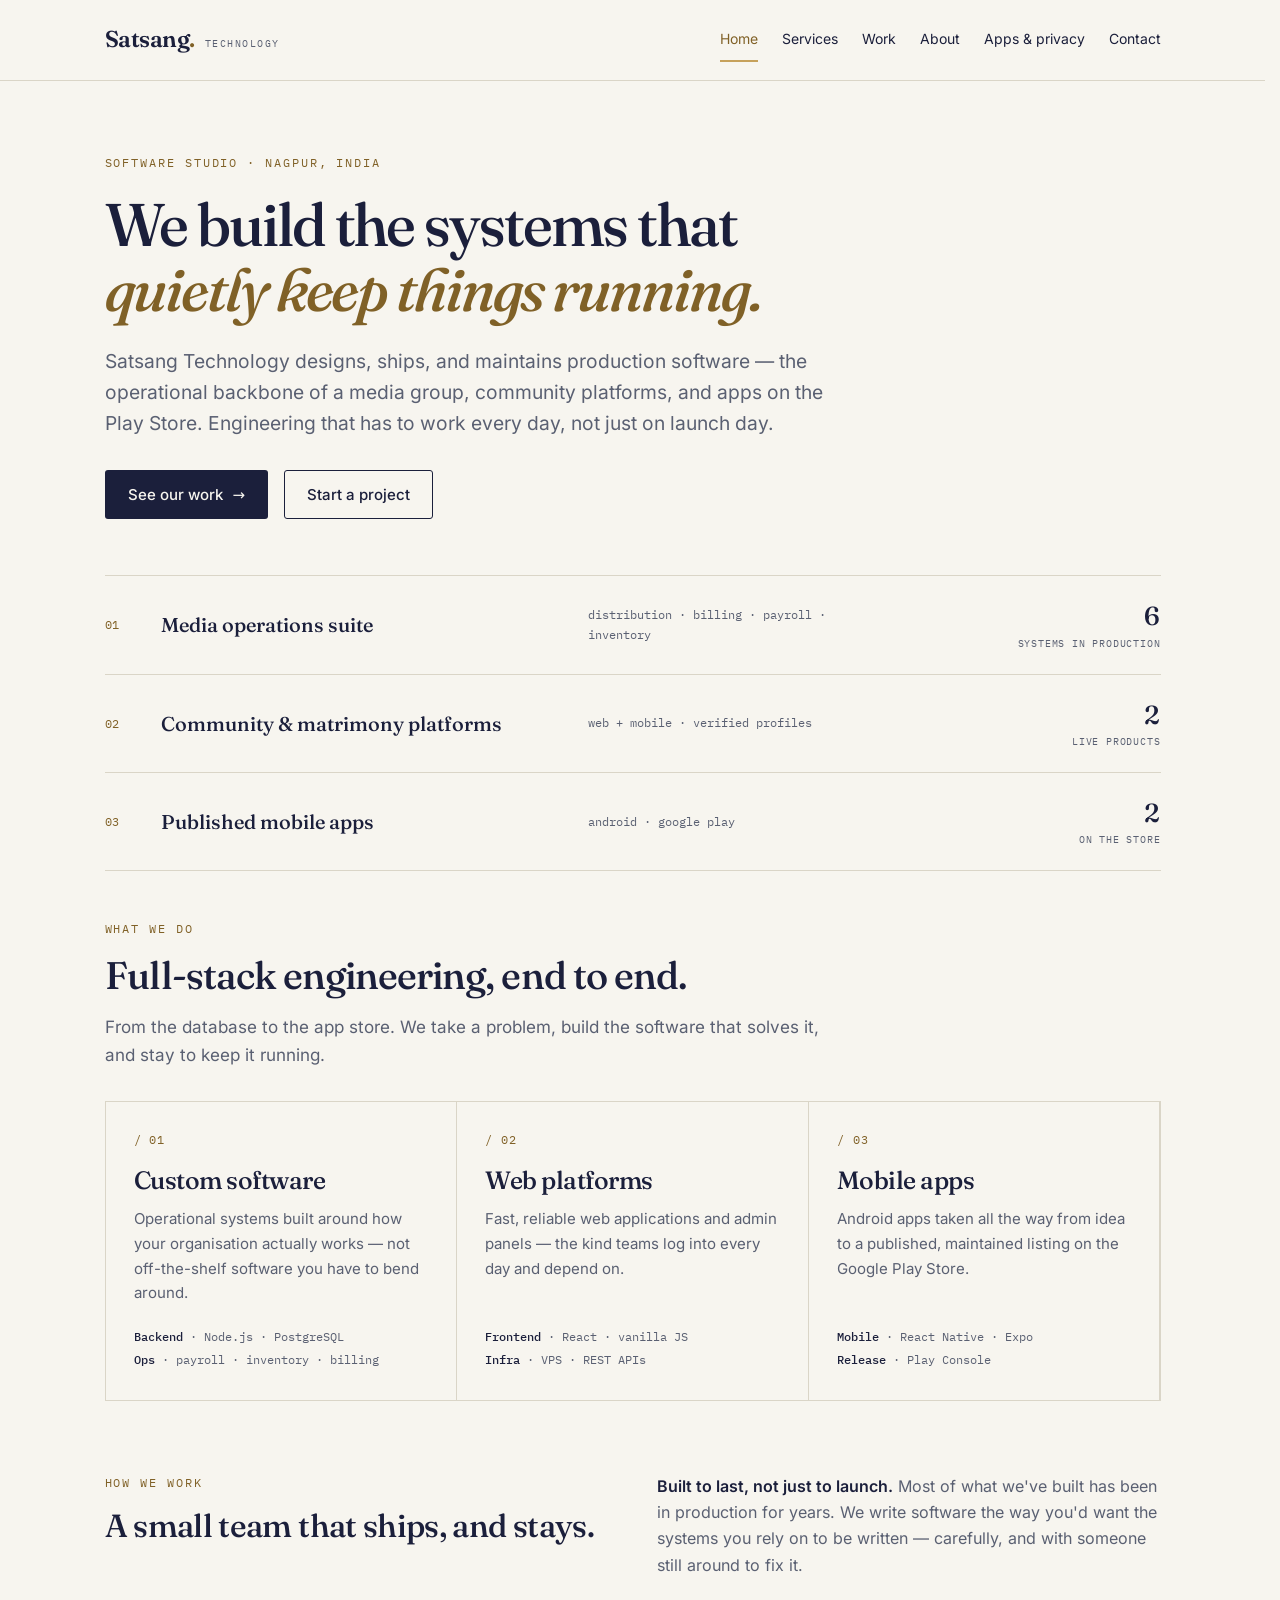
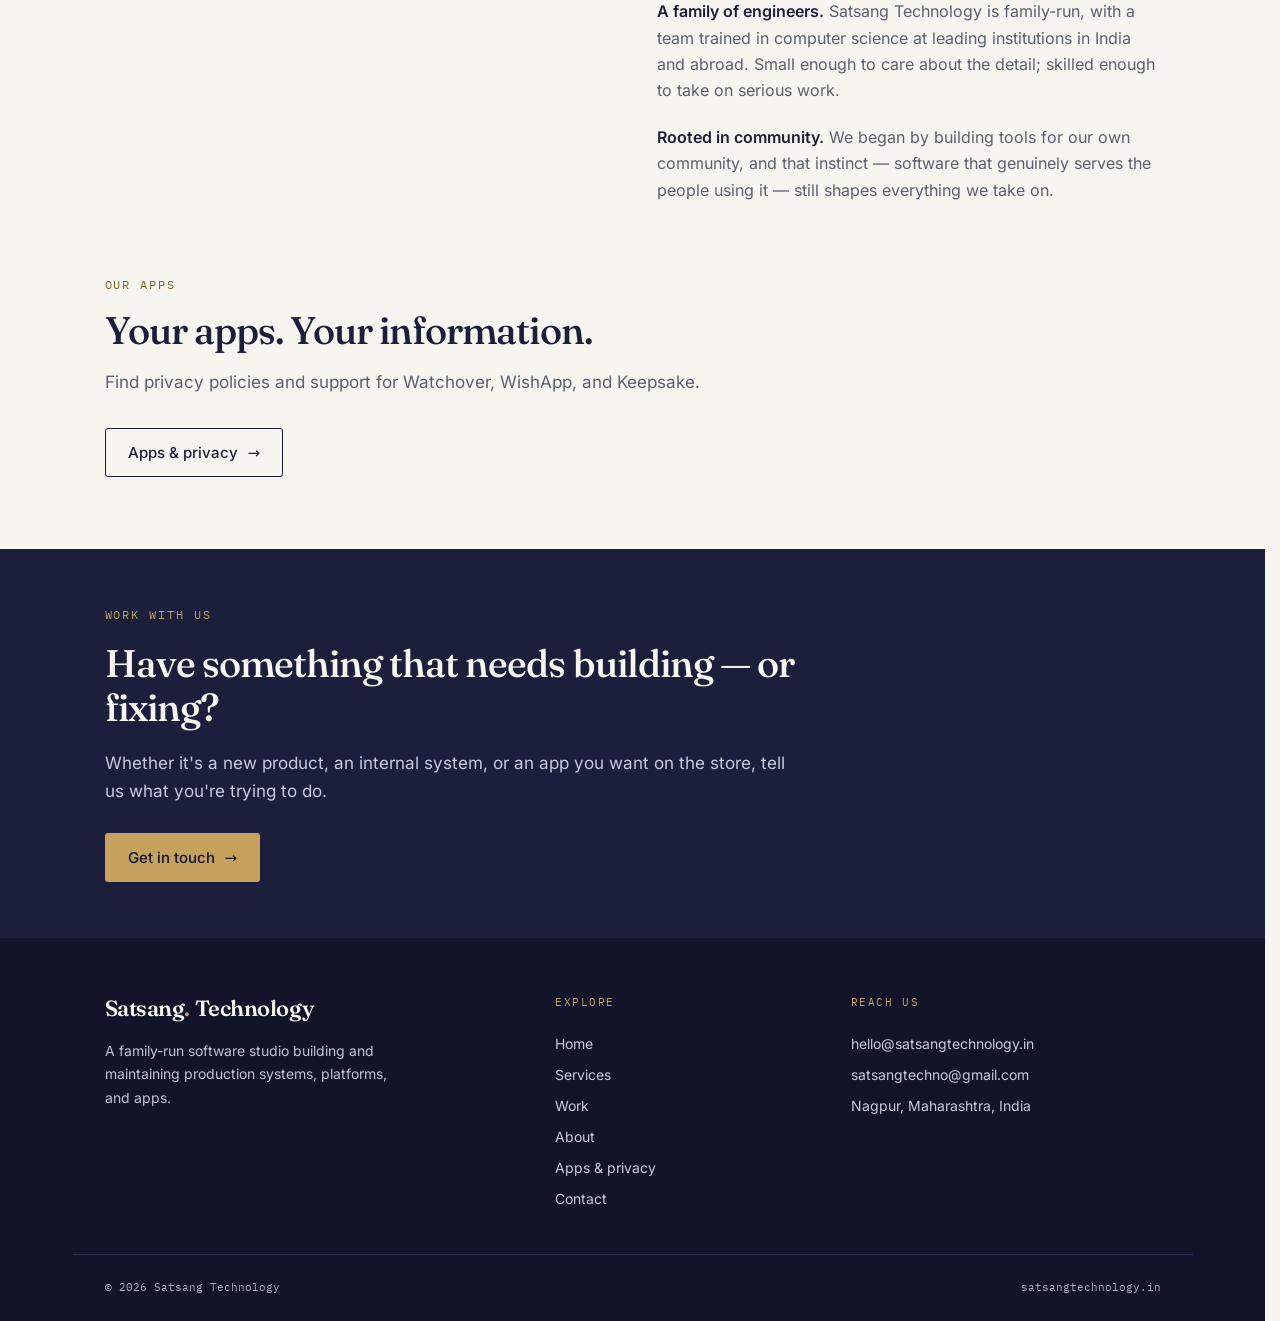
<file: index.html>
<!DOCTYPE html>
<html lang="en">
<head>
<meta charset="UTF-8">
<meta name="viewport" content="width=device-width, initial-scale=1.0">
<title>Satsang Technology — Software that keeps things running</title>
<meta name="description" content="Satsang Technology builds and maintains production software — enterprise operations systems, web platforms, and mobile apps. A family-run engineering studio in Nagpur, India.">
<link rel="stylesheet" href="assets/fonts/fonts.css">
<link rel="stylesheet" href="style.css?v=20261011-layout">
</head>
<body>
<a class="skip-link" href="#main">Skip to content</a>

<header class="site-head" id="site-navigation">
  <div class="wrap">
    <a class="brand" href="index.html" aria-label="Satsang Technology home"><span class="mark">Satsang<b>.</b></span><span class="tag">Technology</span></a>
    <nav class="nav" id="nav" aria-label="Main navigation">
      <a href="index.html" class="active" aria-current="page">Home</a>
      <a href="services.html">Services</a>
      <a href="portfolio.html">Work</a>
      <a href="about.html">About</a>
      <a href="apps.html">Apps &amp; privacy</a>
      <a href="contact.html">Contact</a>
    </nav>
    <button class="nav-toggle" id="navToggle" type="button" aria-label="Open menu" aria-controls="nav" aria-expanded="false"><span></span><span></span><span></span></button>
  </div>
</header>

<main id="main">
  <!-- HERO -->
  <section class="page-intro">
    <div class="wrap">
      <span class="eyebrow">Software studio · Nagpur, India</span>
      <h1>We build the systems that <em>quietly keep things running.</em></h1>
      <p class="lede">Satsang Technology designs, ships, and maintains production software — the operational backbone of a media group, community platforms, and apps on the Play Store. Engineering that has to work every day, not just on launch day.</p>
      <div class="hero-actions">
        <a href="portfolio.html" class="btn btn-primary">See our work <span class="arw">→</span></a>
        <a href="contact.html" class="btn btn-ghost">Start a project</a>
      </div>

      <!-- LEDGER: signature element — work as register line-items -->
      <div class="ledger">
        <div class="ledger-row">
          <span class="idx">01</span>
          <span class="what">Media operations suite</span>
          <span class="meta">distribution · billing · payroll · inventory</span>
          <span class="stat">6<small>systems in production</small></span>
        </div>
        <div class="ledger-row">
          <span class="idx">02</span>
          <span class="what">Community &amp; matrimony platforms</span>
          <span class="meta">web + mobile · verified profiles</span>
          <span class="stat">2<small>live products</small></span>
        </div>
        <div class="ledger-row">
          <span class="idx">03</span>
          <span class="what">Published mobile apps</span>
          <span class="meta">android · google play</span>
          <span class="stat">2<small>on the store</small></span>
        </div>
      </div>
    </div>
  </section>

  <!-- WHAT WE DO -->
  <section class="section">
    <div class="wrap">
      <div class="section-head">
        <span class="eyebrow">What we do</span>
        <h2>Full-stack engineering, end to end.</h2>
        <p>From the database to the app store. We take a problem, build the software that solves it, and stay to keep it running.</p>
      </div>
      <div class="grid cols-3">
        <div class="cell">
          <span class="num">/ 01</span>
          <h3>Custom software</h3>
          <p>Operational systems built around how your organisation actually works — not off-the-shelf software you have to bend around.</p>
          <div class="stack"><b>Backend</b> · Node.js · PostgreSQL<br><b>Ops</b> · payroll · inventory · billing</div>
        </div>
        <div class="cell">
          <span class="num">/ 02</span>
          <h3>Web platforms</h3>
          <p>Fast, reliable web applications and admin panels — the kind teams log into every day and depend on.</p>
          <div class="stack"><b>Frontend</b> · React · vanilla JS<br><b>Infra</b> · VPS · REST APIs</div>
        </div>
        <div class="cell">
          <span class="num">/ 03</span>
          <h3>Mobile apps</h3>
          <p>Android apps taken all the way from idea to a published, maintained listing on the Google Play Store.</p>
          <div class="stack"><b>Mobile</b> · React Native · Expo<br><b>Release</b> · Play Console</div>
        </div>
      </div>
    </div>
  </section>

  <!-- APPROACH -->
  <section class="section">
    <div class="wrap two-col">
      <div>
        <span class="eyebrow">How we work</span>
        <p class="lead-serif">A small team that ships, and stays.</p>
      </div>
      <div class="prose">
        <p><strong>Built to last, not just to launch.</strong> Most of what we've built has been in production for years. We write software the way you'd want the systems you rely on to be written — carefully, and with someone still around to fix it.</p>
        <p><strong>A family of engineers.</strong> Satsang Technology is family-run, with a team trained in computer science at leading institutions in India and abroad. Small enough to care about the detail; skilled enough to take on serious work.</p>
        <p><strong>Rooted in community.</strong> We began by building tools for our own community, and that instinct — software that genuinely serves the people using it — still shapes everything we take on.</p>
      </div>
    </div>
  </section>

  <section class="section" aria-labelledby="apps-heading">
    <div class="wrap">
      <div class="section-head">
        <span class="eyebrow">Our apps</span>
        <h2 id="apps-heading">Your apps. Your information.</h2>
        <p>Find privacy policies and support for Watchover, WishApp, and Keepsake.</p>
      </div>
      <a href="apps.html" class="btn btn-ghost">Apps &amp; privacy <span class="arw">→</span></a>
    </div>
  </section>

  <!-- BAND -->
  <section class="band">
    <div class="wrap">
      <span class="eyebrow">Work with us</span>
      <h2>Have something that needs building — or fixing?</h2>
      <p>Whether it's a new product, an internal system, or an app you want on the store, tell us what you're trying to do.</p>
      <a href="contact.html" class="btn btn-primary">Get in touch <span class="arw">→</span></a>
    </div>
  </section>
</main>

<footer class="site-foot">
  <div class="wrap footer-grid">
    <div>
      <a class="footer-brand" href="index.html"><span class="mark">Satsang<b>.</b> Technology</span></a>
      <p>A family-run software studio building and maintaining production systems, platforms, and apps.</p>
    </div>
    <nav class="foot-col" aria-label="Footer navigation">
      <h2>Explore</h2>
      <a href="index.html">Home</a>
      <a href="services.html">Services</a>
      <a href="portfolio.html">Work</a>
      <a href="about.html">About</a>
      <a href="apps.html">Apps &amp; privacy</a>
      <a href="contact.html">Contact</a>
    </nav>
    <div class="foot-col">
      <h2>Reach us</h2>
      <a href="mailto:hello@satsangtechnology.in">hello@satsangtechnology.in</a>
      <a href="mailto:satsangtechno@gmail.com">satsangtechno@gmail.com</a>
      <span>Nagpur, Maharashtra, India</span>
    </div>
  </div>
  <div class="wrap foot-base">
    <span>© 2026 Satsang Technology</span>
    <a href="https://satsangtechnology.in/">satsangtechnology.in</a>
  </div>
</footer>

<script src="main.js?v=20261011-layout"></script>
</body>
</html>
</file>
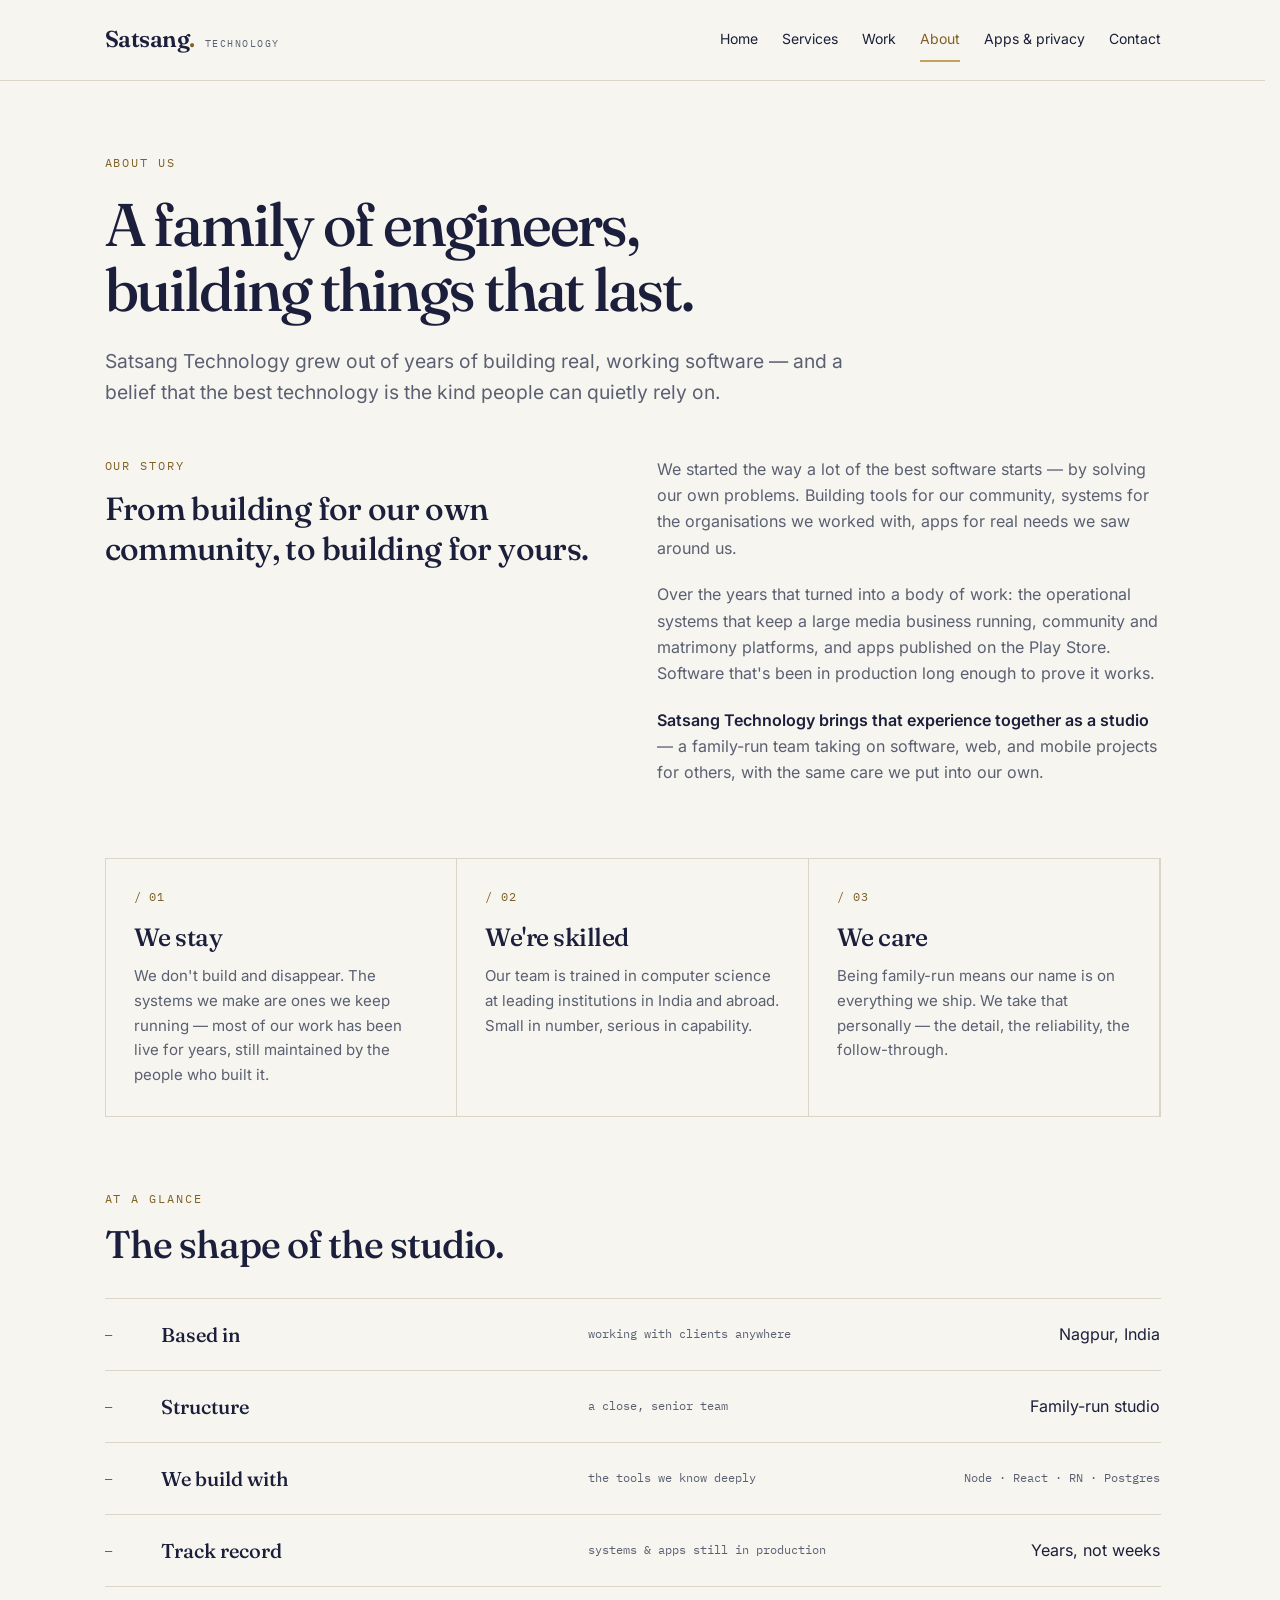
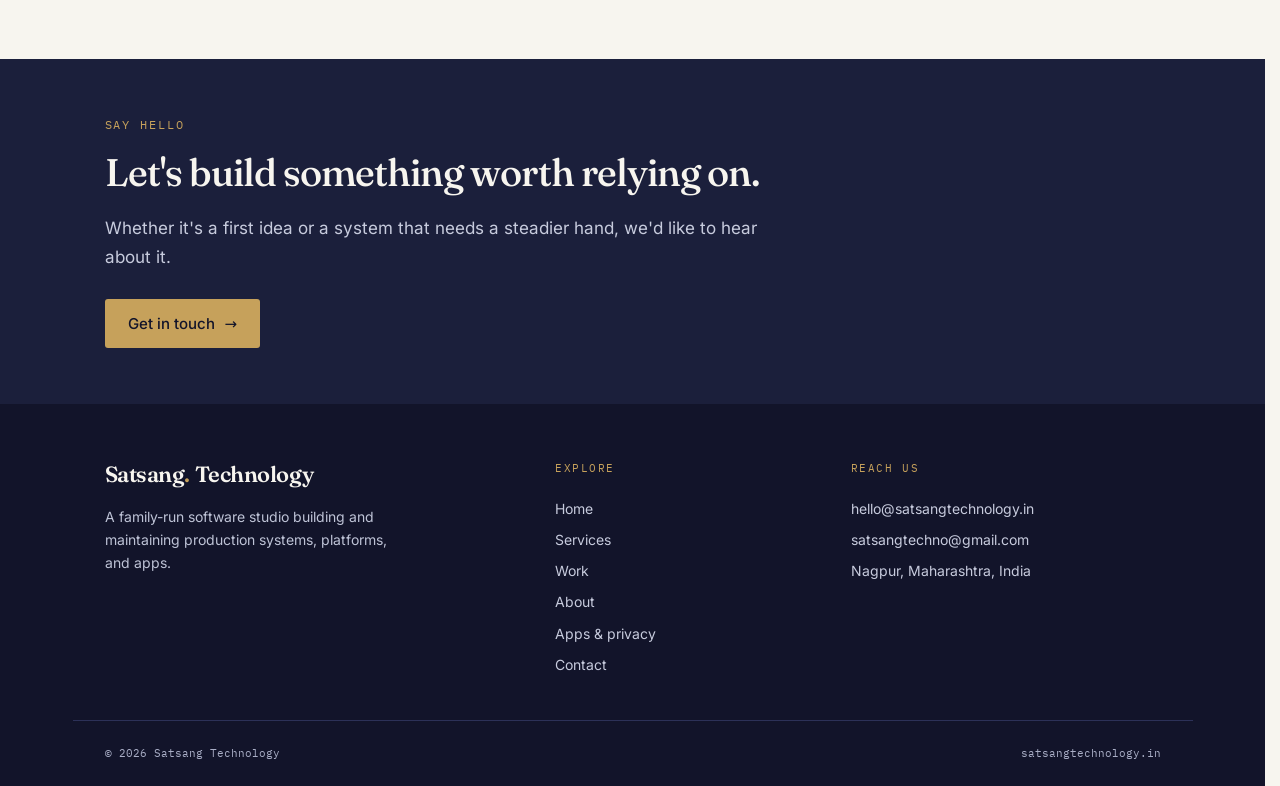
<file: about.html>
<!DOCTYPE html>
<html lang="en">
<head>
<meta charset="UTF-8">
<meta name="viewport" content="width=device-width, initial-scale=1.0">
<title>About — Satsang Technology</title>
<meta name="description" content="Satsang Technology is a family-run software studio in Nagpur, India, building production systems and apps.">
<link rel="stylesheet" href="assets/fonts/fonts.css">
<link rel="stylesheet" href="style.css?v=20261011-layout">
</head>
<body>
<a class="skip-link" href="#main">Skip to content</a>

<header class="site-head" id="site-navigation">
  <div class="wrap">
    <a class="brand" href="index.html" aria-label="Satsang Technology home"><span class="mark">Satsang<b>.</b></span><span class="tag">Technology</span></a>
    <nav class="nav" id="nav" aria-label="Main navigation">
      <a href="index.html">Home</a>
      <a href="services.html">Services</a>
      <a href="portfolio.html">Work</a>
      <a href="about.html" class="active" aria-current="page">About</a>
      <a href="apps.html">Apps &amp; privacy</a>
      <a href="contact.html">Contact</a>
    </nav>
    <button class="nav-toggle" id="navToggle" type="button" aria-label="Open menu" aria-controls="nav" aria-expanded="false"><span></span><span></span><span></span></button>
  </div>
</header>

<main id="main">
  <section class="page-intro">
    <div class="wrap">
      <span class="eyebrow">About us</span>
      <h1>A family of engineers, building things that last.</h1>
      <p class="lede">Satsang Technology grew out of years of building real, working software — and a belief that the best technology is the kind people can quietly rely on.</p>
    </div>
  </section>

  <section class="section">
    <div class="wrap two-col">
      <div>
        <span class="eyebrow">Our story</span>
        <p class="lead-serif">From building for our own community, to building for yours.</p>
      </div>
      <div class="prose">
        <p>We started the way a lot of the best software starts — by solving our own problems. Building tools for our community, systems for the organisations we worked with, apps for real needs we saw around us.</p>
        <p>Over the years that turned into a body of work: the operational systems that keep a large media business running, community and matrimony platforms, and apps published on the Play Store. Software that's been in production long enough to prove it works.</p>
        <p><strong>Satsang Technology brings that experience together as a studio</strong> — a family-run team taking on software, web, and mobile projects for others, with the same care we put into our own.</p>
      </div>
    </div>
  </section>

  <!-- values -->
  <section class="section">
    <div class="wrap">
      <div class="grid cols-3">
        <div class="cell">
          <span class="num">/ 01</span>
          <h3>We stay</h3>
          <p>We don't build and disappear. The systems we make are ones we keep running — most of our work has been live for years, still maintained by the people who built it.</p>
        </div>
        <div class="cell">
          <span class="num">/ 02</span>
          <h3>We're skilled</h3>
          <p>Our team is trained in computer science at leading institutions in India and abroad. Small in number, serious in capability.</p>
        </div>
        <div class="cell">
          <span class="num">/ 03</span>
          <h3>We care</h3>
          <p>Being family-run means our name is on everything we ship. We take that personally — the detail, the reliability, the follow-through.</p>
        </div>
      </div>
    </div>
  </section>

  <!-- at a glance ledger -->
  <section class="section">
    <div class="wrap">
      <div class="section-head">
        <span class="eyebrow">At a glance</span>
        <h2>The shape of the studio.</h2>
      </div>
      <div class="ledger">
        <div class="ledger-row">
          <span class="idx">—</span>
          <span class="what">Based in</span>
          <span class="meta">working with clients anywhere</span>
          <span class="stat stat-text">Nagpur, India</span>
        </div>
        <div class="ledger-row">
          <span class="idx">—</span>
          <span class="what">Structure</span>
          <span class="meta">a close, senior team</span>
          <span class="stat stat-text">Family-run studio</span>
        </div>
        <div class="ledger-row">
          <span class="idx">—</span>
          <span class="what">We build with</span>
          <span class="meta">the tools we know deeply</span>
          <span class="stat stat-mono">Node · React · RN · Postgres</span>
        </div>
        <div class="ledger-row">
          <span class="idx">—</span>
          <span class="what">Track record</span>
          <span class="meta">systems &amp; apps still in production</span>
          <span class="stat stat-text">Years, not weeks</span>
        </div>
      </div>
    </div>
  </section>

  <section class="band">
    <div class="wrap">
      <span class="eyebrow">Say hello</span>
      <h2>Let's build something worth relying on.</h2>
      <p>Whether it's a first idea or a system that needs a steadier hand, we'd like to hear about it.</p>
      <a href="contact.html" class="btn btn-primary">Get in touch <span class="arw">→</span></a>
    </div>
  </section>
</main>

<footer class="site-foot">
  <div class="wrap footer-grid">
    <div>
      <a class="footer-brand" href="index.html"><span class="mark">Satsang<b>.</b> Technology</span></a>
      <p>A family-run software studio building and maintaining production systems, platforms, and apps.</p>
    </div>
    <nav class="foot-col" aria-label="Footer navigation">
      <h2>Explore</h2>
      <a href="index.html">Home</a>
      <a href="services.html">Services</a>
      <a href="portfolio.html">Work</a>
      <a href="about.html">About</a>
      <a href="apps.html">Apps &amp; privacy</a>
      <a href="contact.html">Contact</a>
    </nav>
    <div class="foot-col">
      <h2>Reach us</h2>
      <a href="mailto:hello@satsangtechnology.in">hello@satsangtechnology.in</a>
      <a href="mailto:satsangtechno@gmail.com">satsangtechno@gmail.com</a>
      <span>Nagpur, Maharashtra, India</span>
    </div>
  </div>
  <div class="wrap foot-base">
    <span>© 2026 Satsang Technology</span>
    <a href="https://satsangtechnology.in/">satsangtechnology.in</a>
  </div>
</footer>

<script src="main.js?v=20261011-layout"></script>
</body>
</html>
</file>
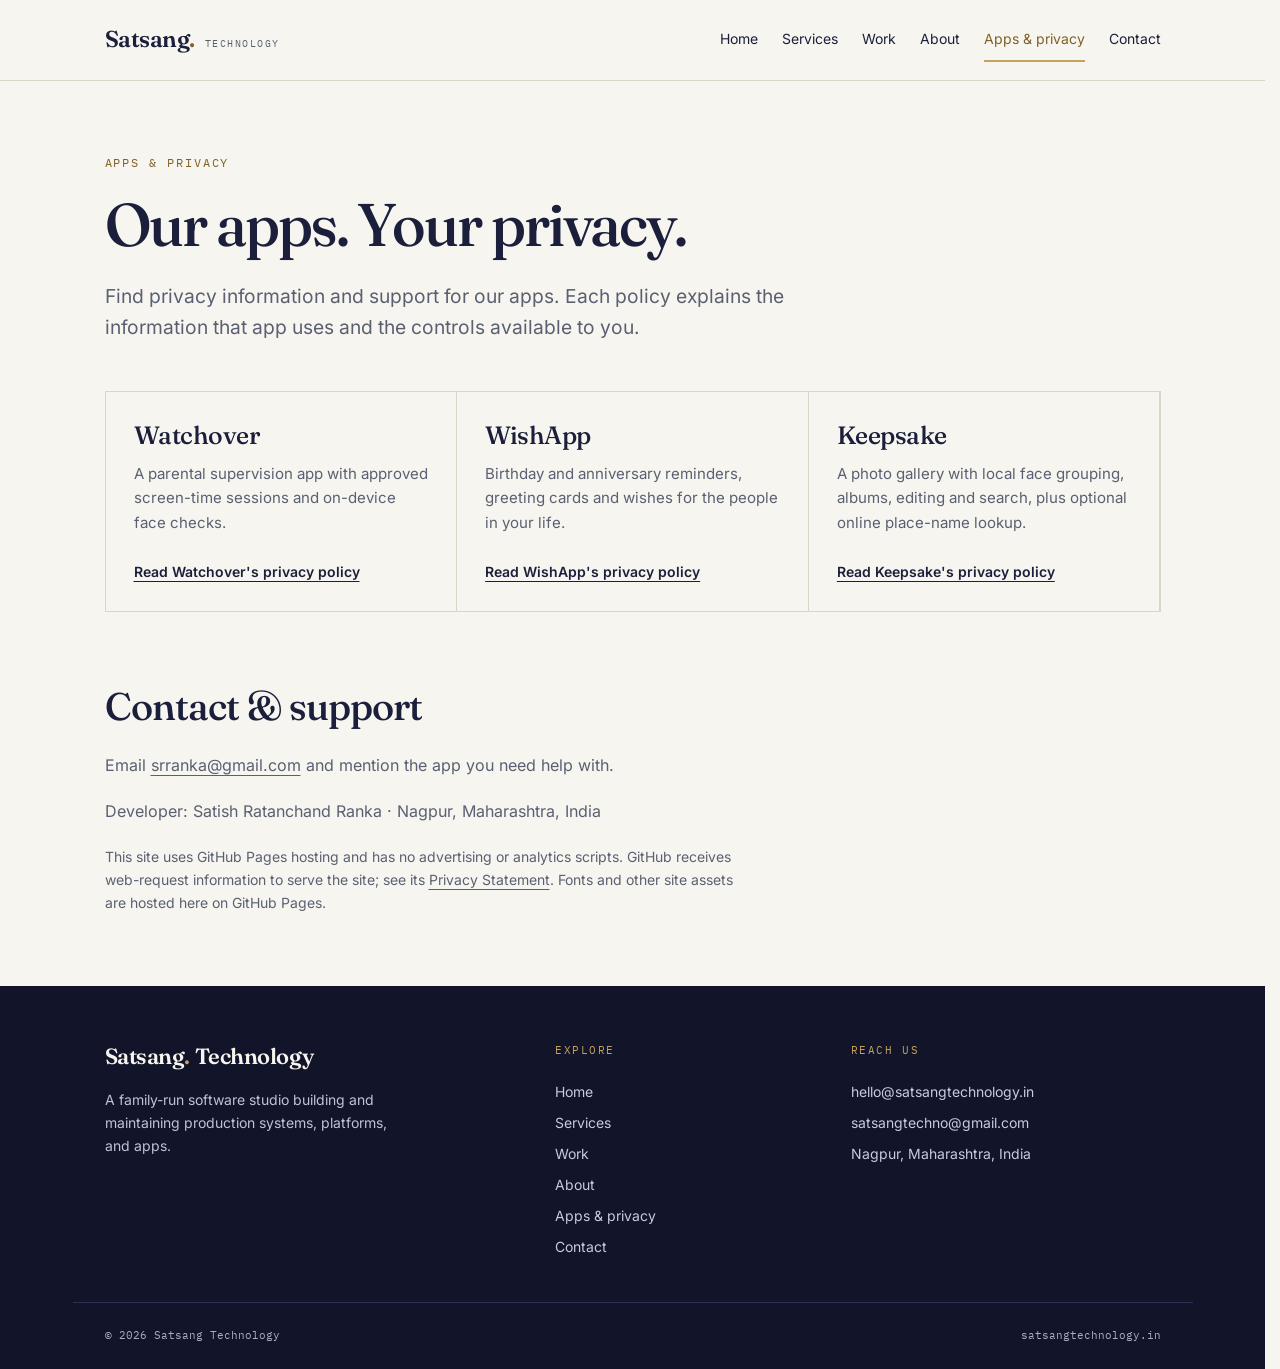
<file: apps.html>
<!DOCTYPE html>
<html lang="en">
<head>
<meta charset="UTF-8">
<meta name="viewport" content="width=device-width, initial-scale=1.0">
<title>Apps &amp; Privacy — Satsang Technology</title>
<meta name="description" content="Privacy policies and support for Watchover, WishApp, and Keepsake by Satsang Technology.">
<link rel="stylesheet" href="assets/fonts/fonts.css">
<link rel="stylesheet" href="style.css?v=20261011-layout">
</head>
<body>
<a class="skip-link" href="#main">Skip to content</a>

<header class="site-head" id="site-navigation">
  <div class="wrap">
    <a class="brand" href="index.html" aria-label="Satsang Technology home"><span class="mark">Satsang<b>.</b></span><span class="tag">Technology</span></a>
    <nav class="nav" id="nav" aria-label="Main navigation">
      <a href="index.html">Home</a>
      <a href="services.html">Services</a>
      <a href="portfolio.html">Work</a>
      <a href="about.html">About</a>
      <a href="apps.html" class="active" aria-current="page">Apps &amp; privacy</a>
      <a href="contact.html">Contact</a>
    </nav>
    <button class="nav-toggle" id="navToggle" type="button" aria-label="Open menu" aria-controls="nav" aria-expanded="false"><span></span><span></span><span></span></button>
  </div>
</header>

<main id="main">
  <section class="page-intro">
    <div class="wrap">
      <span class="eyebrow">Apps &amp; privacy</span>
      <h1>Our apps. Your privacy.</h1>
      <p class="lede">Find privacy information and support for our apps. Each policy explains the information that app uses and the controls available to you.</p>
    </div>
  </section>
  <section class="section" aria-label="App privacy policies">
    <div class="wrap">
      <div class="grid cols-3 app-grid">
    <article class="cell">
      <h2>Watchover</h2>
      <p>A parental supervision app with approved screen-time sessions and on-device face checks.</p>
      <a class="text-link policy" href="watchover/privacy-policy.html">Read Watchover's privacy policy</a>
    </article>
    <article class="cell">
      <h2>WishApp</h2>
      <p>Birthday and anniversary reminders, greeting cards and wishes for the people in your life.</p>
      <a class="text-link policy" href="wishapp/privacy-policy.html">Read WishApp's privacy policy</a>
    </article>
    <article class="cell">
      <h2>Keepsake</h2>
      <p>A photo gallery with local face grouping, albums, editing and search, plus optional online place-name lookup.</p>
      <a class="text-link policy" href="keepsake/privacy-policy.html">Read Keepsake's privacy policy</a>
    </article>
  </div>
    </div>
  </section>
  <section class="section" aria-labelledby="support-heading">
    <div class="wrap prose app-support">
    <h2 id="support-heading">Contact &amp; support</h2>
    <p>Email <a href="mailto:srranka@gmail.com">srranka@gmail.com</a> and mention the app you need help with.</p>
    <p>Developer: Satish Ratanchand Ranka · Nagpur, Maharashtra, India</p>

      <p class="hosting-note">This site uses GitHub Pages hosting and has no advertising or analytics scripts. GitHub receives web-request information to serve the site; see its <a class="text-link" href="https://docs.github.com/en/site-policy/privacy-policies/github-general-privacy-statement">Privacy Statement</a>. Fonts and other site assets are hosted here on GitHub Pages.</p>
    </div>
  </section>
</main>

<footer class="site-foot">
  <div class="wrap footer-grid">
    <div>
      <a class="footer-brand" href="index.html"><span class="mark">Satsang<b>.</b> Technology</span></a>
      <p>A family-run software studio building and maintaining production systems, platforms, and apps.</p>
    </div>
    <nav class="foot-col" aria-label="Footer navigation">
      <h2>Explore</h2>
      <a href="index.html">Home</a>
      <a href="services.html">Services</a>
      <a href="portfolio.html">Work</a>
      <a href="about.html">About</a>
      <a href="apps.html">Apps &amp; privacy</a>
      <a href="contact.html">Contact</a>
    </nav>
    <div class="foot-col">
      <h2>Reach us</h2>
      <a href="mailto:hello@satsangtechnology.in">hello@satsangtechnology.in</a>
      <a href="mailto:satsangtechno@gmail.com">satsangtechno@gmail.com</a>
      <span>Nagpur, Maharashtra, India</span>
    </div>
  </div>
  <div class="wrap foot-base">
    <span>© 2026 Satsang Technology</span>
    <a href="https://satsangtechnology.in/">satsangtechnology.in</a>
  </div>
</footer>

<script src="main.js?v=20261011-layout"></script>
</body>
</html>
</file>
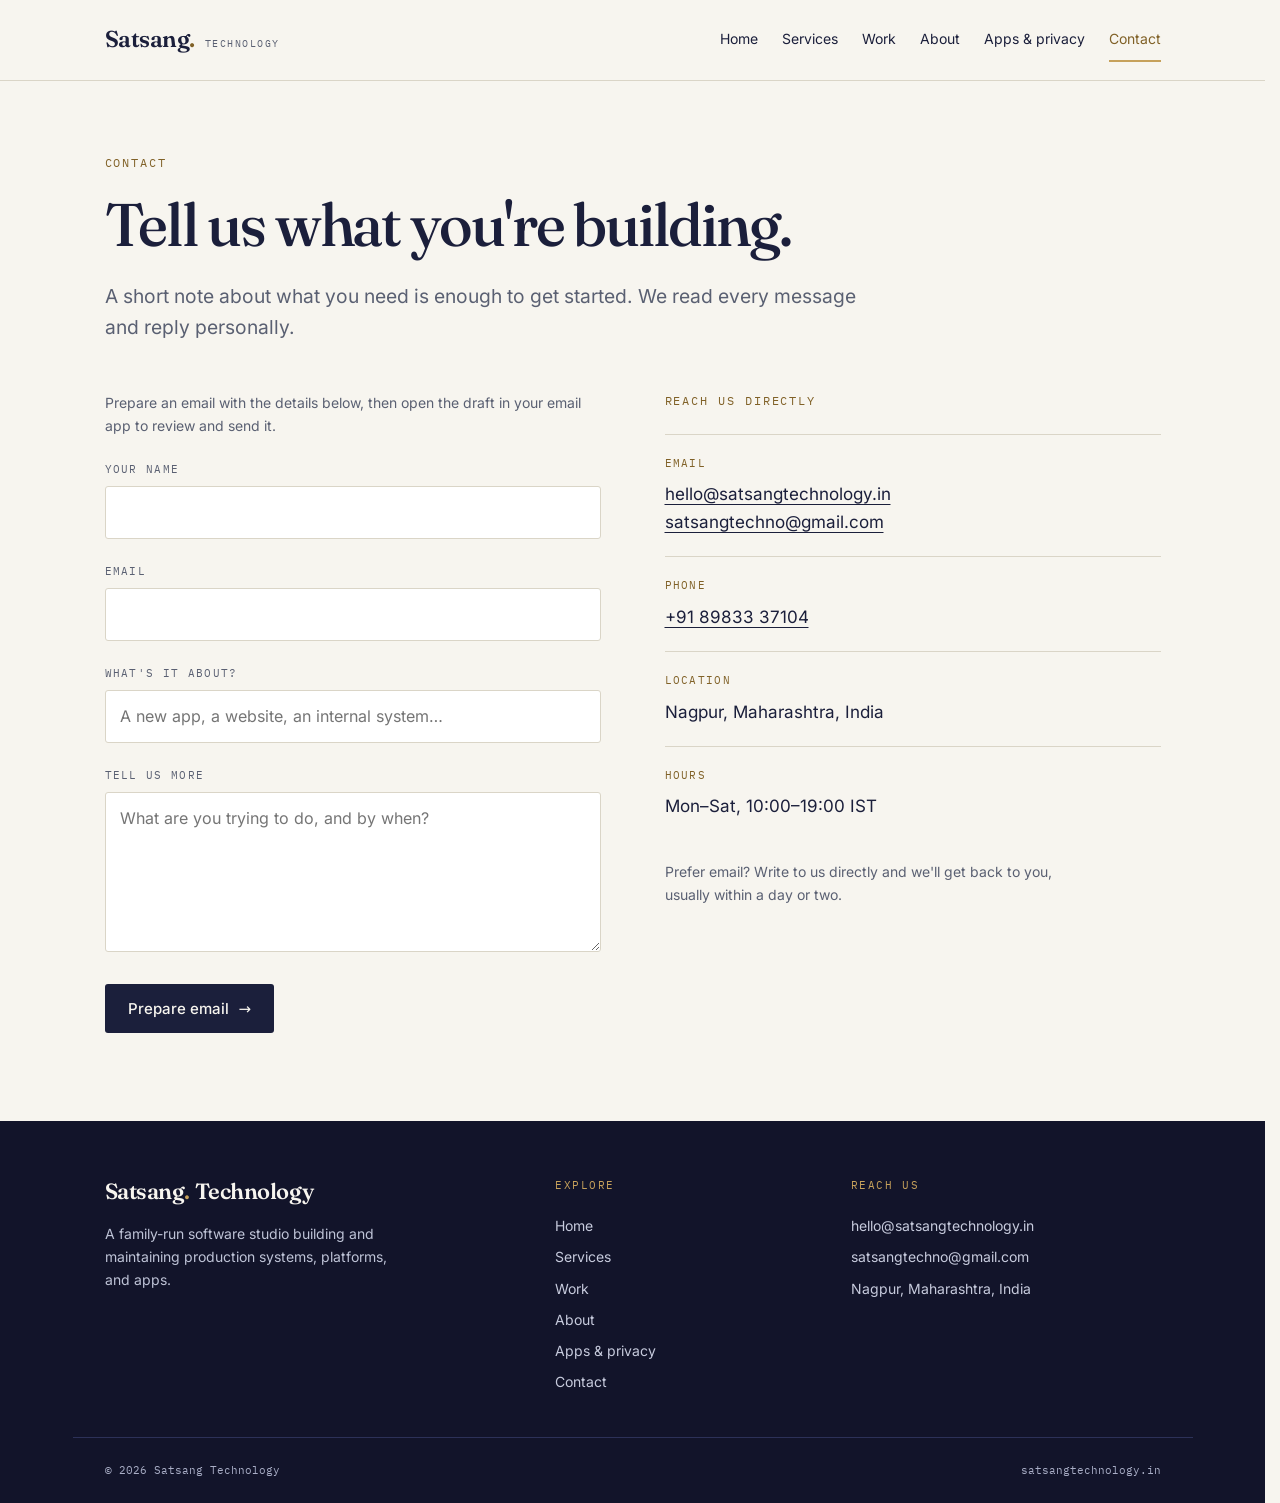
<file: contact.html>
<!DOCTYPE html>
<html lang="en">
<head>
<meta charset="UTF-8">
<meta name="viewport" content="width=device-width, initial-scale=1.0">
<title>Contact — Satsang Technology</title>
<meta name="description" content="Get in touch with Satsang Technology to start a software, web, or mobile project.">
<link rel="stylesheet" href="assets/fonts/fonts.css">
<link rel="stylesheet" href="style.css?v=20261011-layout">
</head>
<body>
<a class="skip-link" href="#main">Skip to content</a>

<header class="site-head" id="site-navigation">
  <div class="wrap">
    <a class="brand" href="index.html" aria-label="Satsang Technology home"><span class="mark">Satsang<b>.</b></span><span class="tag">Technology</span></a>
    <nav class="nav" id="nav" aria-label="Main navigation">
      <a href="index.html">Home</a>
      <a href="services.html">Services</a>
      <a href="portfolio.html">Work</a>
      <a href="about.html">About</a>
      <a href="apps.html">Apps &amp; privacy</a>
      <a href="contact.html" class="active" aria-current="page">Contact</a>
    </nav>
    <button class="nav-toggle" id="navToggle" type="button" aria-label="Open menu" aria-controls="nav" aria-expanded="false"><span></span><span></span><span></span></button>
  </div>
</header>

<main id="main">
  <section class="page-intro">
    <div class="wrap">
      <span class="eyebrow">Contact</span>
      <h1>Tell us what you're building.</h1>
      <p class="lede">A short note about what you need is enough to get started. We read every message and reply personally.</p>
    </div>
  </section>

  <section class="section">
    <div class="wrap contact-grid">
      <!-- FORM -->
      <div>
        <p id="emailHelp" class="form-help">Prepare an email with the details below, then open the draft in your email app to review and send it.</p>
        <noscript><p class="form-help">Please email <a class="text-link" href="mailto:hello@satsangtechnology.in">hello@satsangtechnology.in</a> directly.</p></noscript>
        <form id="contactForm" aria-describedby="emailHelp" hidden>
          <div class="field">
            <label for="name">Your name</label>
            <input id="name" name="name" type="text" autocomplete="name" required>
          </div>
          <div class="field">
            <label for="email">Email</label>
            <input id="email" name="email" type="email" autocomplete="email" required>
          </div>
          <div class="field">
            <label for="subject">What's it about?</label>
            <input id="subject" name="subject" type="text" placeholder="A new app, a website, an internal system…">
          </div>
          <div class="field">
            <label for="message">Tell us more</label>
            <textarea id="message" name="message" placeholder="What are you trying to do, and by when?"></textarea>
          </div>
          <button type="submit" class="btn btn-primary" id="sendBtn">Prepare email <span class="arw">→</span></button>
          <p id="formNote" class="form-help" role="status" aria-live="polite"></p>
          <a id="emailDraft" class="btn btn-ghost" hidden>Open email draft <span class="arw">→</span></a>
        </form>
      </div>

      <!-- DETAILS -->
      <div>
        <span class="eyebrow">Reach us directly</span>
        <div class="contact-detail">
          <div class="k">Email</div>
          <div class="v email-list"><a href="mailto:hello@satsangtechnology.in">hello@satsangtechnology.in</a><a href="mailto:satsangtechno@gmail.com">satsangtechno@gmail.com</a></div>
        </div>
        <div class="contact-detail">
          <div class="k">Phone</div>
          <div class="v"><a href="tel:+918983337104">+91 89833 37104</a></div>
        </div>
        <div class="contact-detail">
          <div class="k">Location</div>
          <div class="v">Nagpur, Maharashtra, India</div>
        </div>
        <div class="contact-detail">
          <div class="k">Hours</div>
          <div class="v">Mon–Sat, 10:00–19:00 IST</div>
        </div>
        <p class="contact-note">Prefer email? Write to us directly and we'll get back to you, usually within a day or two.</p>
      </div>
    </div>
  </section>
</main>

<footer class="site-foot">
  <div class="wrap footer-grid">
    <div>
      <a class="footer-brand" href="index.html"><span class="mark">Satsang<b>.</b> Technology</span></a>
      <p>A family-run software studio building and maintaining production systems, platforms, and apps.</p>
    </div>
    <nav class="foot-col" aria-label="Footer navigation">
      <h2>Explore</h2>
      <a href="index.html">Home</a>
      <a href="services.html">Services</a>
      <a href="portfolio.html">Work</a>
      <a href="about.html">About</a>
      <a href="apps.html">Apps &amp; privacy</a>
      <a href="contact.html">Contact</a>
    </nav>
    <div class="foot-col">
      <h2>Reach us</h2>
      <a href="mailto:hello@satsangtechnology.in">hello@satsangtechnology.in</a>
      <a href="mailto:satsangtechno@gmail.com">satsangtechno@gmail.com</a>
      <span>Nagpur, Maharashtra, India</span>
    </div>
  </div>
  <div class="wrap foot-base">
    <span>© 2026 Satsang Technology</span>
    <a href="https://satsangtechnology.in/">satsangtechnology.in</a>
  </div>
</footer>

<script src="main.js?v=20261011-layout"></script>
</body>
</html>
</file>
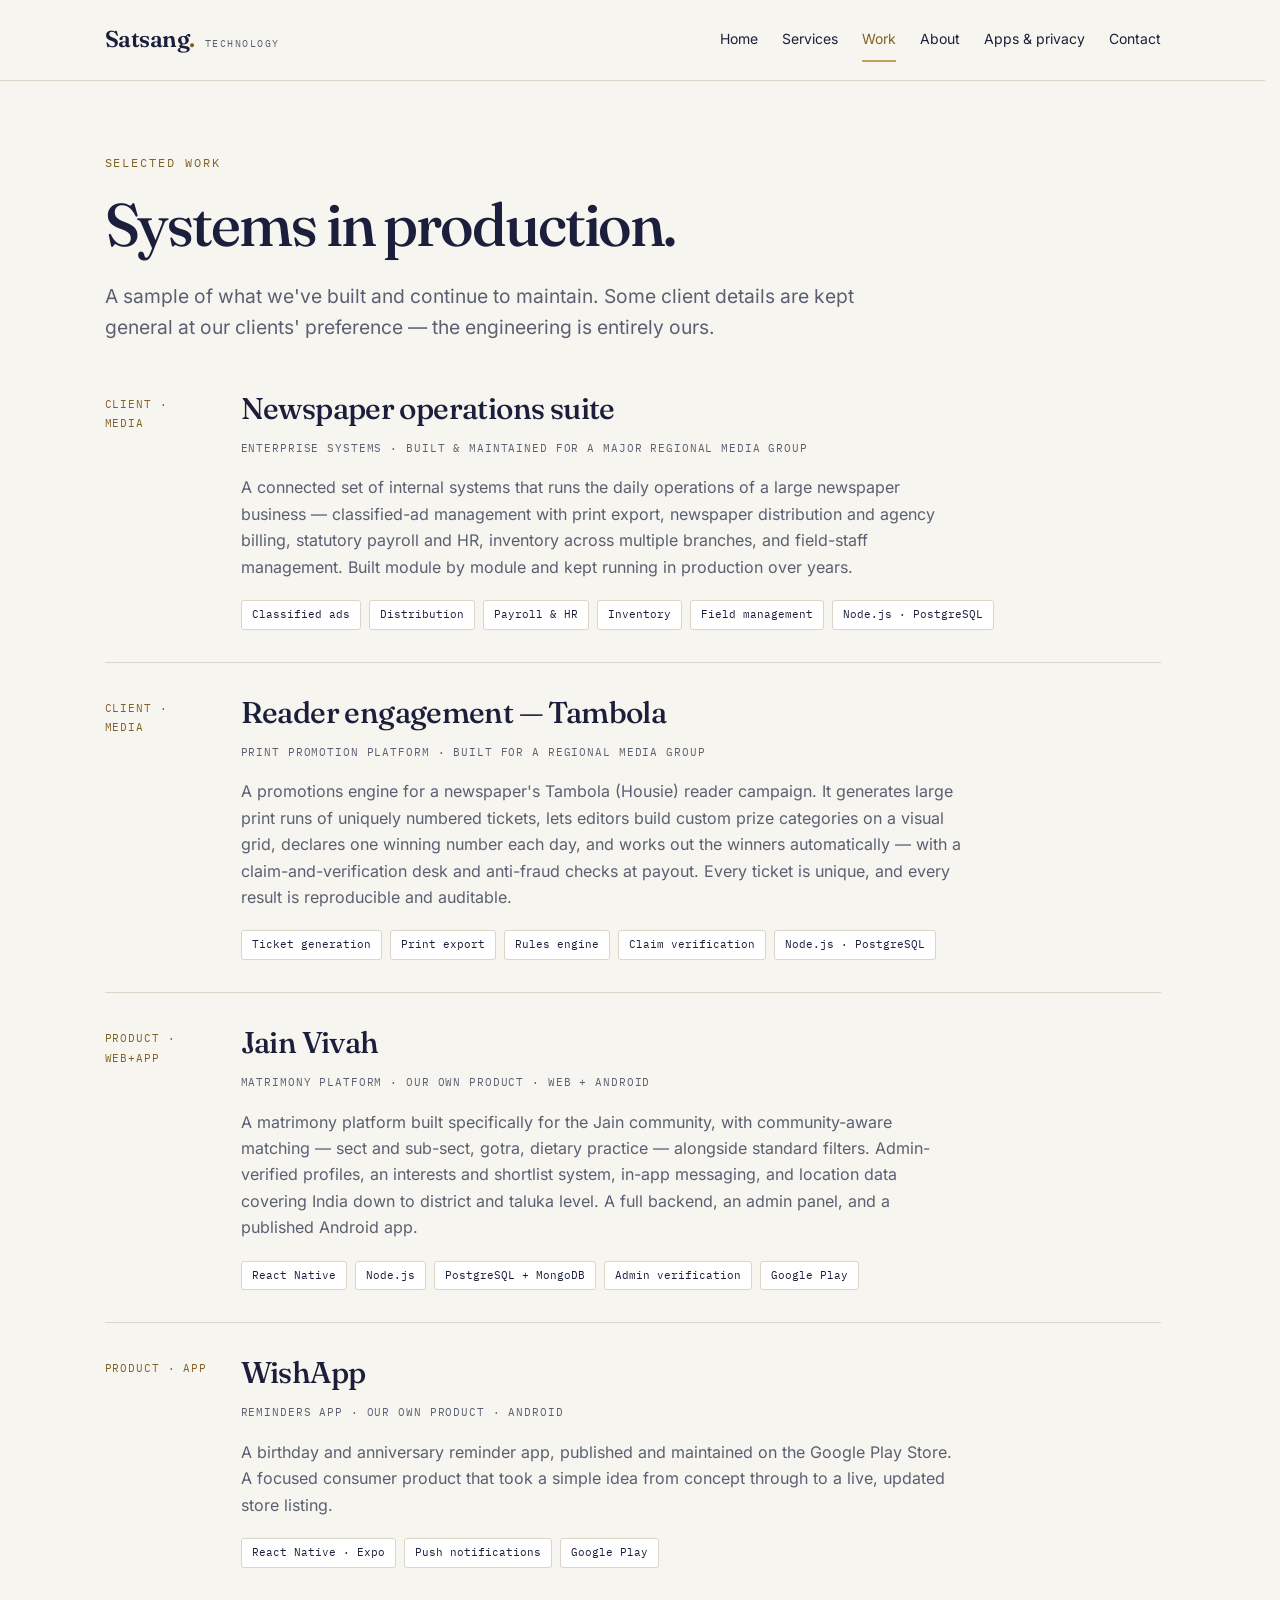
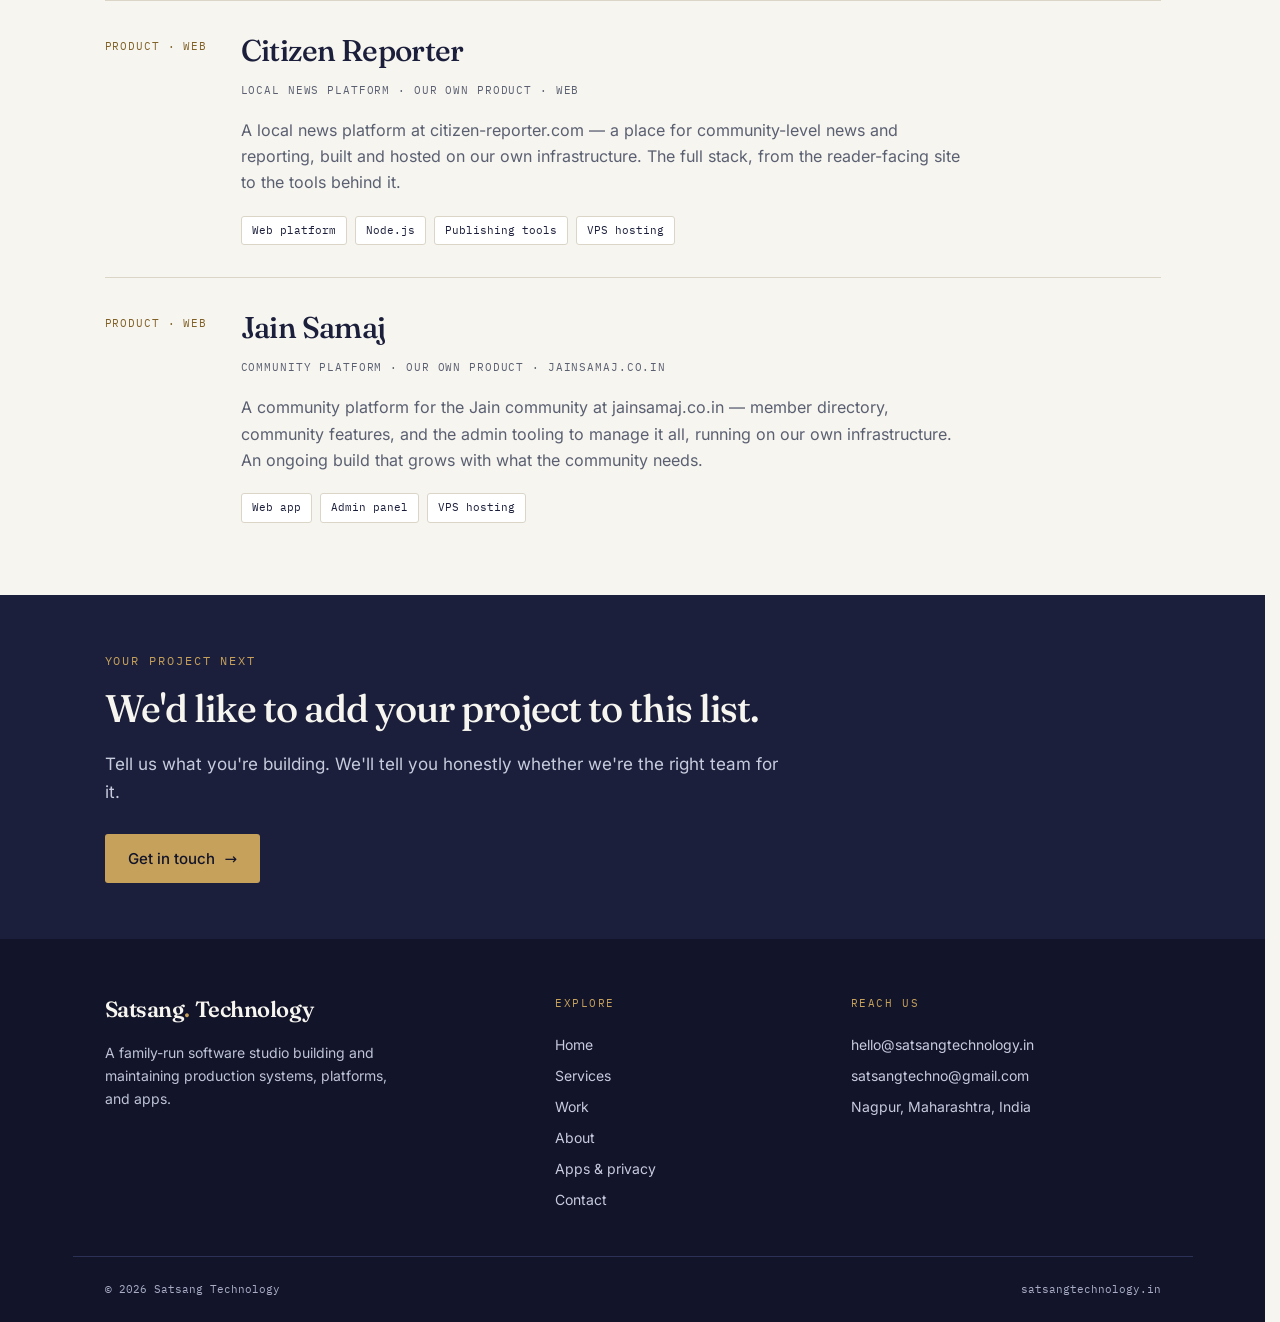
<file: portfolio.html>
<!DOCTYPE html>
<html lang="en">
<head>
<meta charset="UTF-8">
<meta name="viewport" content="width=device-width, initial-scale=1.0">
<title>Our Work — Satsang Technology</title>
<meta name="description" content="Production systems and apps built by Satsang Technology — enterprise media operations, community platforms, and Play Store apps.">
<link rel="stylesheet" href="assets/fonts/fonts.css">
<link rel="stylesheet" href="style.css?v=20261011-layout">
</head>
<body>
<a class="skip-link" href="#main">Skip to content</a>

<header class="site-head" id="site-navigation">
  <div class="wrap">
    <a class="brand" href="index.html" aria-label="Satsang Technology home"><span class="mark">Satsang<b>.</b></span><span class="tag">Technology</span></a>
    <nav class="nav" id="nav" aria-label="Main navigation">
      <a href="index.html">Home</a>
      <a href="services.html">Services</a>
      <a href="portfolio.html" class="active" aria-current="page">Work</a>
      <a href="about.html">About</a>
      <a href="apps.html">Apps &amp; privacy</a>
      <a href="contact.html">Contact</a>
    </nav>
    <button class="nav-toggle" id="navToggle" type="button" aria-label="Open menu" aria-controls="nav" aria-expanded="false"><span></span><span></span><span></span></button>
  </div>
</header>

<main id="main">
  <section class="page-intro">
    <div class="wrap">
      <span class="eyebrow">Selected work</span>
      <h1>Systems in production.</h1>
      <p class="lede">A sample of what we've built and continue to maintain. Some client details are kept general at our clients' preference — the engineering is entirely ours.</p>
    </div>
  </section>

  <section class="section">
    <div class="wrap">

      <div class="entry">
        <span class="code">CLIENT · MEDIA</span>
        <div>
          <h2>Newspaper operations suite</h2>
          <div class="role">Enterprise systems · built &amp; maintained for a major regional media group</div>
          <p>A connected set of internal systems that runs the daily operations of a large newspaper business — classified-ad management with print export, newspaper distribution and agency billing, statutory payroll and HR, inventory across multiple branches, and field-staff management. Built module by module and kept running in production over years.</p>
          <div class="chips">
            <span class="chip">Classified ads</span>
            <span class="chip">Distribution</span>
            <span class="chip">Payroll &amp; HR</span>
            <span class="chip">Inventory</span>
            <span class="chip">Field management</span>
            <span class="chip">Node.js · PostgreSQL</span>
          </div>
        </div>
      </div>

      <div class="entry">
        <span class="code">CLIENT · MEDIA</span>
        <div>
          <h2>Reader engagement — Tambola</h2>
          <div class="role">Print promotion platform · built for a regional media group</div>
          <p>A promotions engine for a newspaper's Tambola (Housie) reader campaign. It generates large print runs of uniquely numbered tickets, lets editors build custom prize categories on a visual grid, declares one winning number each day, and works out the winners automatically — with a claim-and-verification desk and anti-fraud checks at payout. Every ticket is unique, and every result is reproducible and auditable.</p>
          <div class="chips">
            <span class="chip">Ticket generation</span>
            <span class="chip">Print export</span>
            <span class="chip">Rules engine</span>
            <span class="chip">Claim verification</span>
            <span class="chip">Node.js · PostgreSQL</span>
          </div>
        </div>
      </div>

      <div class="entry">
        <span class="code">PRODUCT · WEB+APP</span>
        <div>
          <h2>Jain Vivah</h2>
          <div class="role">Matrimony platform · our own product · web + Android</div>
          <p>A matrimony platform built specifically for the Jain community, with community-aware matching — sect and sub-sect, gotra, dietary practice — alongside standard filters. Admin-verified profiles, an interests and shortlist system, in-app messaging, and location data covering India down to district and taluka level. A full backend, an admin panel, and a published Android app.</p>
          <div class="chips">
            <span class="chip">React Native</span>
            <span class="chip">Node.js</span>
            <span class="chip">PostgreSQL + MongoDB</span>
            <span class="chip">Admin verification</span>
            <span class="chip">Google Play</span>
          </div>
        </div>
      </div>

      <div class="entry">
        <span class="code">PRODUCT · APP</span>
        <div>
          <h2>WishApp</h2>
          <div class="role">Reminders app · our own product · Android</div>
          <p>A birthday and anniversary reminder app, published and maintained on the Google Play Store. A focused consumer product that took a simple idea from concept through to a live, updated store listing.</p>
          <div class="chips">
            <span class="chip">React Native · Expo</span>
            <span class="chip">Push notifications</span>
            <span class="chip">Google Play</span>
          </div>
        </div>
      </div>

      <div class="entry">
        <span class="code">PRODUCT · WEB</span>
        <div>
          <h2>Citizen Reporter</h2>
          <div class="role">Local news platform · our own product · web</div>
          <p>A local news platform at citizen-reporter.com — a place for community-level news and reporting, built and hosted on our own infrastructure. The full stack, from the reader-facing site to the tools behind it.</p>
          <div class="chips">
            <span class="chip">Web platform</span>
            <span class="chip">Node.js</span>
            <span class="chip">Publishing tools</span>
            <span class="chip">VPS hosting</span>
          </div>
        </div>
      </div>

      <div class="entry">
        <span class="code">PRODUCT · WEB</span>
        <div>
          <h2>Jain Samaj</h2>
          <div class="role">Community platform · our own product · jainsamaj.co.in</div>
          <p>A community platform for the Jain community at jainsamaj.co.in — member directory, community features, and the admin tooling to manage it all, running on our own infrastructure. An ongoing build that grows with what the community needs.</p>
          <div class="chips">
            <span class="chip">Web app</span>
            <span class="chip">Admin panel</span>
            <span class="chip">VPS hosting</span>
          </div>
        </div>
      </div>

    </div>
  </section>

  <section class="band">
    <div class="wrap">
      <span class="eyebrow">Your project next</span>
      <h2>We'd like to add your project to this list.</h2>
      <p>Tell us what you're building. We'll tell you honestly whether we're the right team for it.</p>
      <a href="contact.html" class="btn btn-primary">Get in touch <span class="arw">→</span></a>
    </div>
  </section>
</main>

<footer class="site-foot">
  <div class="wrap footer-grid">
    <div>
      <a class="footer-brand" href="index.html"><span class="mark">Satsang<b>.</b> Technology</span></a>
      <p>A family-run software studio building and maintaining production systems, platforms, and apps.</p>
    </div>
    <nav class="foot-col" aria-label="Footer navigation">
      <h2>Explore</h2>
      <a href="index.html">Home</a>
      <a href="services.html">Services</a>
      <a href="portfolio.html">Work</a>
      <a href="about.html">About</a>
      <a href="apps.html">Apps &amp; privacy</a>
      <a href="contact.html">Contact</a>
    </nav>
    <div class="foot-col">
      <h2>Reach us</h2>
      <a href="mailto:hello@satsangtechnology.in">hello@satsangtechnology.in</a>
      <a href="mailto:satsangtechno@gmail.com">satsangtechno@gmail.com</a>
      <span>Nagpur, Maharashtra, India</span>
    </div>
  </div>
  <div class="wrap foot-base">
    <span>© 2026 Satsang Technology</span>
    <a href="https://satsangtechnology.in/">satsangtechnology.in</a>
  </div>
</footer>

<script src="main.js?v=20261011-layout"></script>
</body>
</html>
</file>
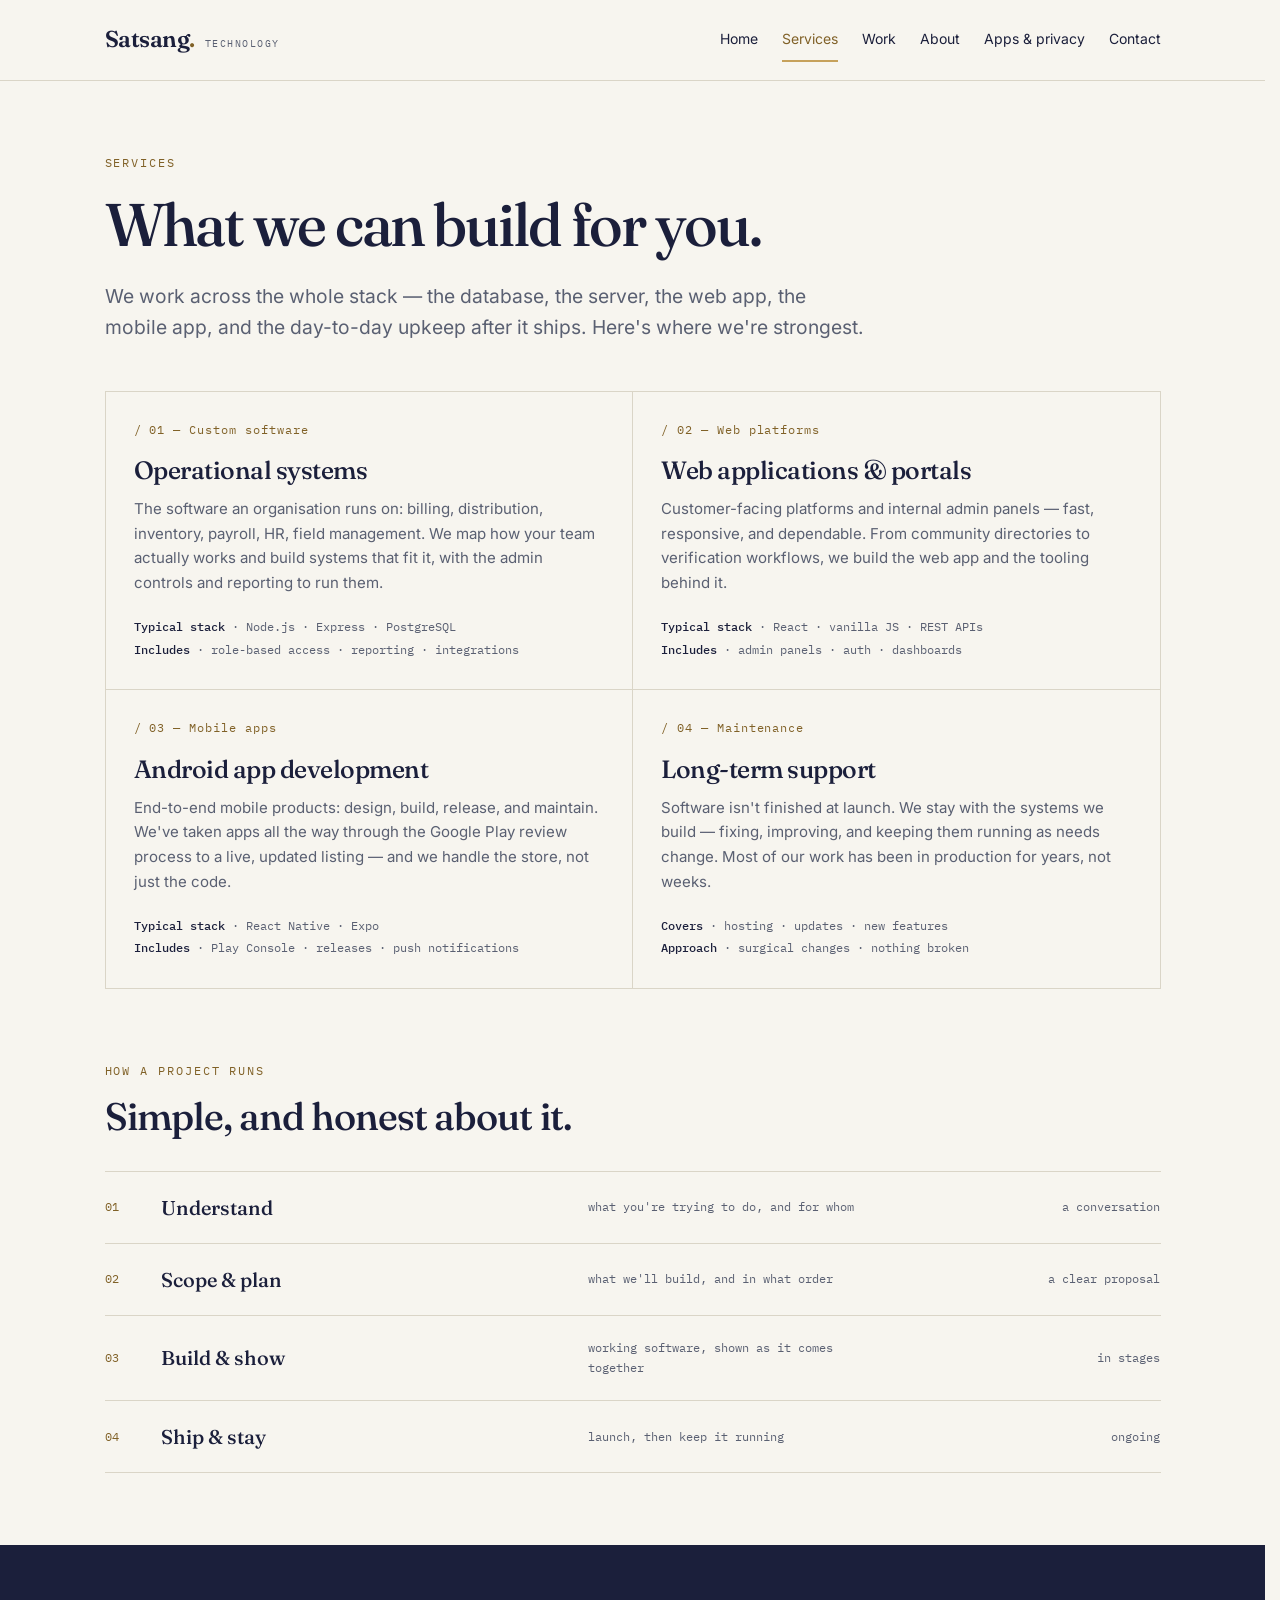
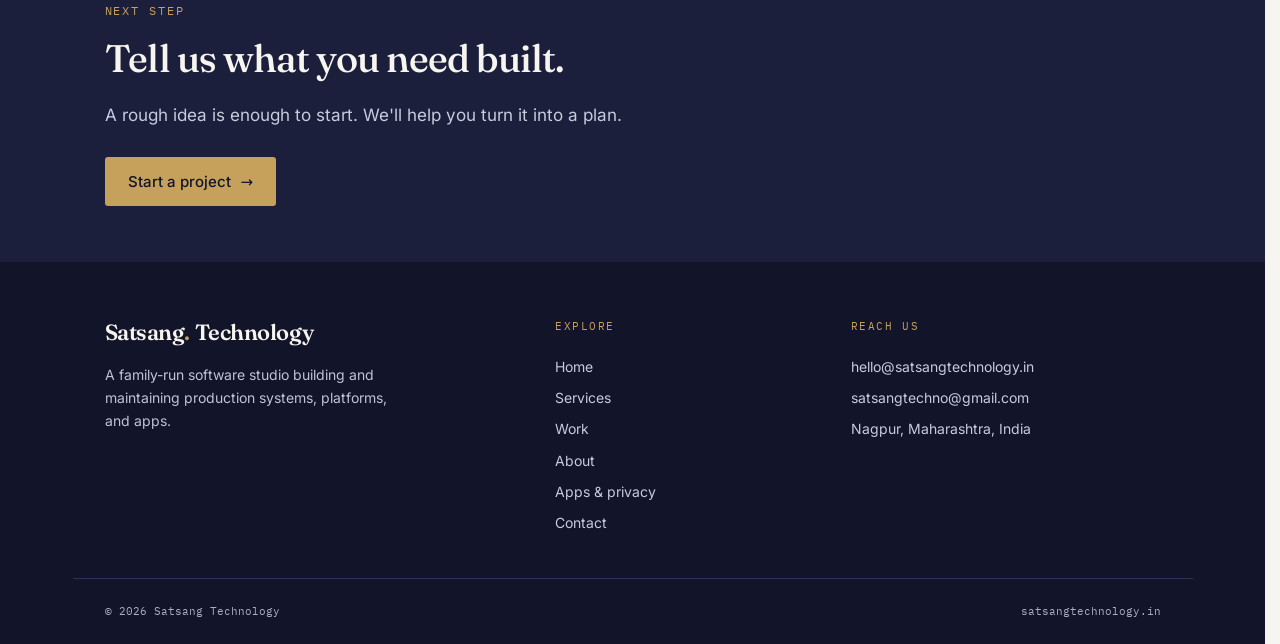
<file: services.html>
<!DOCTYPE html>
<html lang="en">
<head>
<meta charset="UTF-8">
<meta name="viewport" content="width=device-width, initial-scale=1.0">
<title>Services — Satsang Technology</title>
<meta name="description" content="Custom software, web platforms, mobile apps, and long-term maintenance from Satsang Technology.">
<link rel="stylesheet" href="assets/fonts/fonts.css">
<link rel="stylesheet" href="style.css?v=20261011-layout">
</head>
<body>
<a class="skip-link" href="#main">Skip to content</a>

<header class="site-head" id="site-navigation">
  <div class="wrap">
    <a class="brand" href="index.html" aria-label="Satsang Technology home"><span class="mark">Satsang<b>.</b></span><span class="tag">Technology</span></a>
    <nav class="nav" id="nav" aria-label="Main navigation">
      <a href="index.html">Home</a>
      <a href="services.html" class="active" aria-current="page">Services</a>
      <a href="portfolio.html">Work</a>
      <a href="about.html">About</a>
      <a href="apps.html">Apps &amp; privacy</a>
      <a href="contact.html">Contact</a>
    </nav>
    <button class="nav-toggle" id="navToggle" type="button" aria-label="Open menu" aria-controls="nav" aria-expanded="false"><span></span><span></span><span></span></button>
  </div>
</header>

<main id="main">
  <section class="page-intro">
    <div class="wrap">
      <span class="eyebrow">Services</span>
      <h1>What we can build for you.</h1>
      <p class="lede">We work across the whole stack — the database, the server, the web app, the mobile app, and the day-to-day upkeep after it ships. Here's where we're strongest.</p>
    </div>
  </section>

  <section class="section">
    <div class="wrap">
      <div class="grid cols-2">
        <div class="cell">
          <span class="num">/ 01 — Custom software</span>
          <h2>Operational systems</h2>
          <p>The software an organisation runs on: billing, distribution, inventory, payroll, HR, field management. We map how your team actually works and build systems that fit it, with the admin controls and reporting to run them.</p>
          <div class="stack"><b>Typical stack</b> · Node.js · Express · PostgreSQL<br><b>Includes</b> · role-based access · reporting · integrations</div>
        </div>
        <div class="cell">
          <span class="num">/ 02 — Web platforms</span>
          <h2>Web applications &amp; portals</h2>
          <p>Customer-facing platforms and internal admin panels — fast, responsive, and dependable. From community directories to verification workflows, we build the web app and the tooling behind it.</p>
          <div class="stack"><b>Typical stack</b> · React · vanilla JS · REST APIs<br><b>Includes</b> · admin panels · auth · dashboards</div>
        </div>
        <div class="cell">
          <span class="num">/ 03 — Mobile apps</span>
          <h2>Android app development</h2>
          <p>End-to-end mobile products: design, build, release, and maintain. We've taken apps all the way through the Google Play review process to a live, updated listing — and we handle the store, not just the code.</p>
          <div class="stack"><b>Typical stack</b> · React Native · Expo<br><b>Includes</b> · Play Console · releases · push notifications</div>
        </div>
        <div class="cell">
          <span class="num">/ 04 — Maintenance</span>
          <h2>Long-term support</h2>
          <p>Software isn't finished at launch. We stay with the systems we build — fixing, improving, and keeping them running as needs change. Most of our work has been in production for years, not weeks.</p>
          <div class="stack"><b>Covers</b> · hosting · updates · new features<br><b>Approach</b> · surgical changes · nothing broken</div>
        </div>
      </div>
    </div>
  </section>

  <!-- process -->
  <section class="section">
    <div class="wrap">
      <div class="section-head">
        <span class="eyebrow">How a project runs</span>
        <h2>Simple, and honest about it.</h2>
      </div>
      <div class="ledger">
        <div class="ledger-row">
          <span class="idx">01</span>
          <span class="what">Understand</span>
          <span class="meta">what you're trying to do, and for whom</span>
          <span class="stat stat-mono">a conversation</span>
        </div>
        <div class="ledger-row">
          <span class="idx">02</span>
          <span class="what">Scope &amp; plan</span>
          <span class="meta">what we'll build, and in what order</span>
          <span class="stat stat-mono">a clear proposal</span>
        </div>
        <div class="ledger-row">
          <span class="idx">03</span>
          <span class="what">Build &amp; show</span>
          <span class="meta">working software, shown as it comes together</span>
          <span class="stat stat-mono">in stages</span>
        </div>
        <div class="ledger-row">
          <span class="idx">04</span>
          <span class="what">Ship &amp; stay</span>
          <span class="meta">launch, then keep it running</span>
          <span class="stat stat-mono">ongoing</span>
        </div>
      </div>
    </div>
  </section>

  <section class="band">
    <div class="wrap">
      <span class="eyebrow">Next step</span>
      <h2>Tell us what you need built.</h2>
      <p>A rough idea is enough to start. We'll help you turn it into a plan.</p>
      <a href="contact.html" class="btn btn-primary">Start a project <span class="arw">→</span></a>
    </div>
  </section>
</main>

<footer class="site-foot">
  <div class="wrap footer-grid">
    <div>
      <a class="footer-brand" href="index.html"><span class="mark">Satsang<b>.</b> Technology</span></a>
      <p>A family-run software studio building and maintaining production systems, platforms, and apps.</p>
    </div>
    <nav class="foot-col" aria-label="Footer navigation">
      <h2>Explore</h2>
      <a href="index.html">Home</a>
      <a href="services.html">Services</a>
      <a href="portfolio.html">Work</a>
      <a href="about.html">About</a>
      <a href="apps.html">Apps &amp; privacy</a>
      <a href="contact.html">Contact</a>
    </nav>
    <div class="foot-col">
      <h2>Reach us</h2>
      <a href="mailto:hello@satsangtechnology.in">hello@satsangtechnology.in</a>
      <a href="mailto:satsangtechno@gmail.com">satsangtechno@gmail.com</a>
      <span>Nagpur, Maharashtra, India</span>
    </div>
  </div>
  <div class="wrap foot-base">
    <span>© 2026 Satsang Technology</span>
    <a href="https://satsangtechnology.in/">satsangtechnology.in</a>
  </div>
</footer>

<script src="main.js?v=20261011-layout"></script>
</body>
</html>
</file>
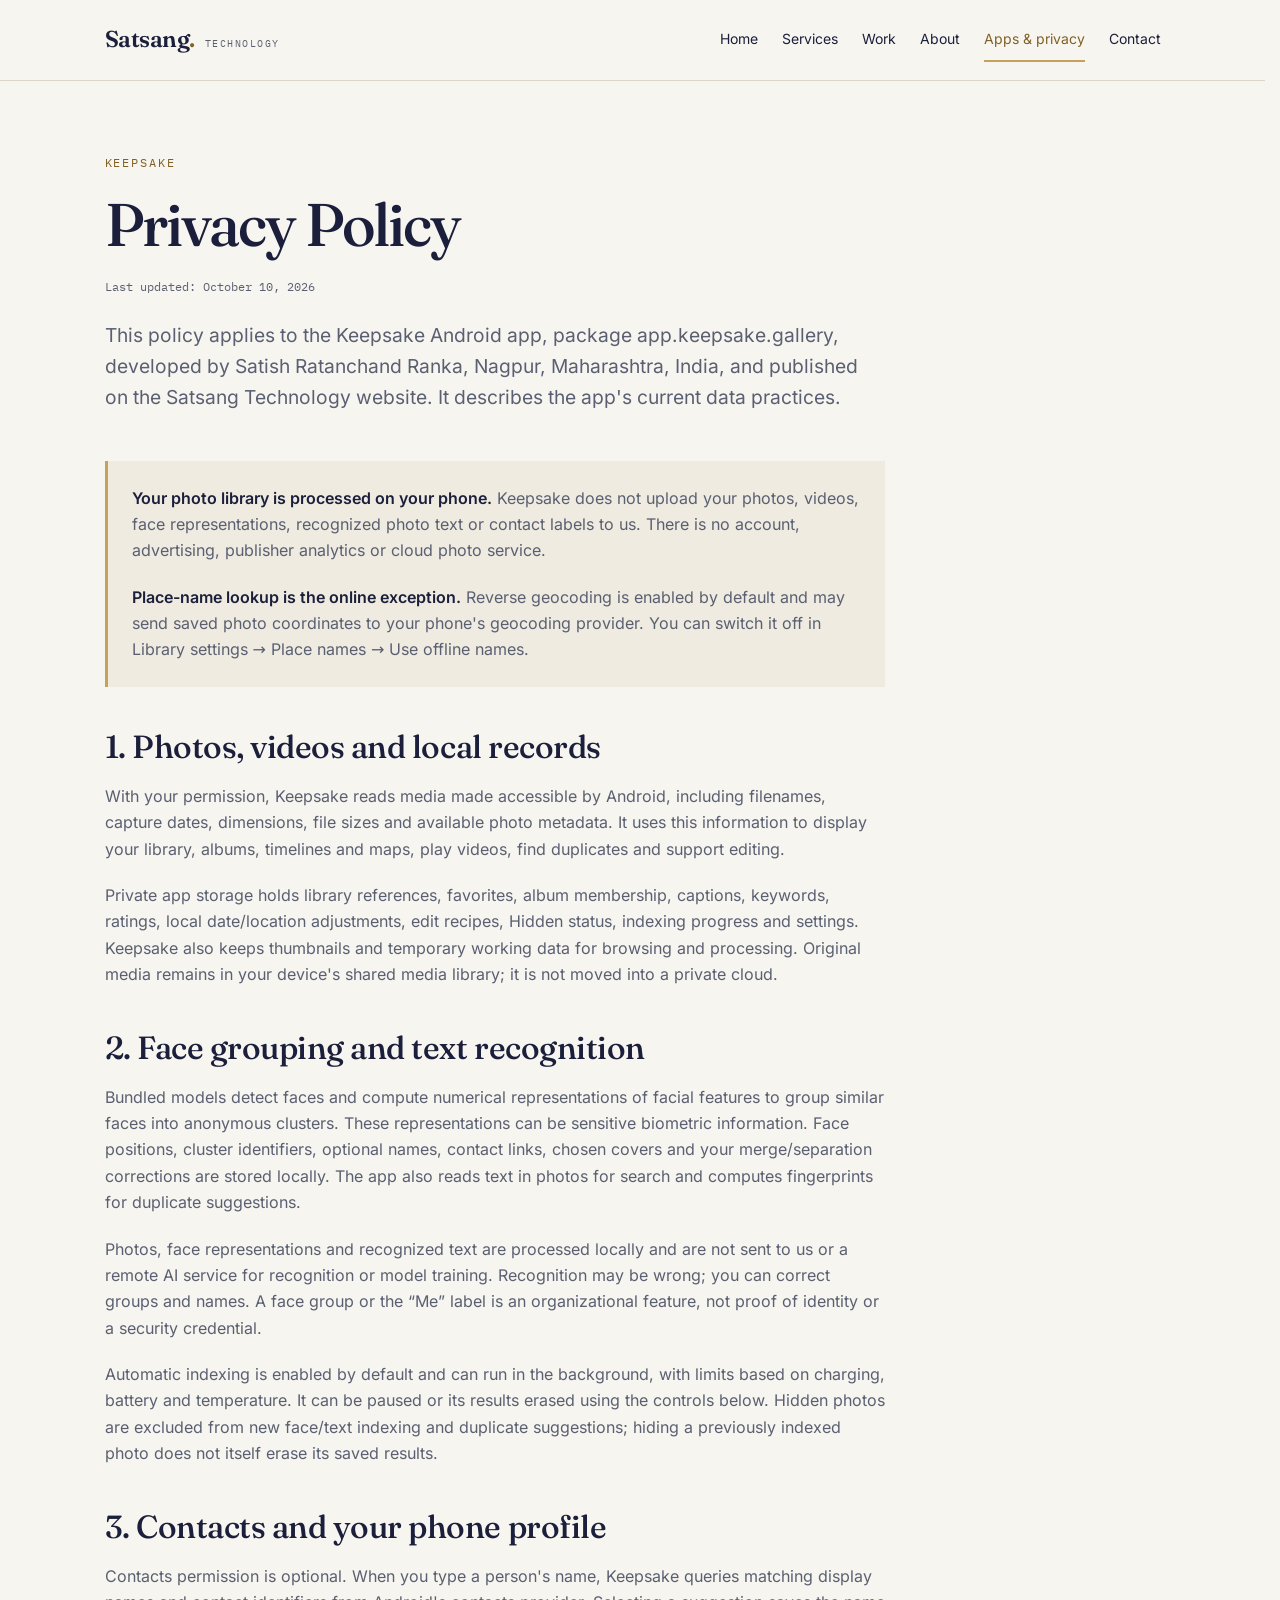
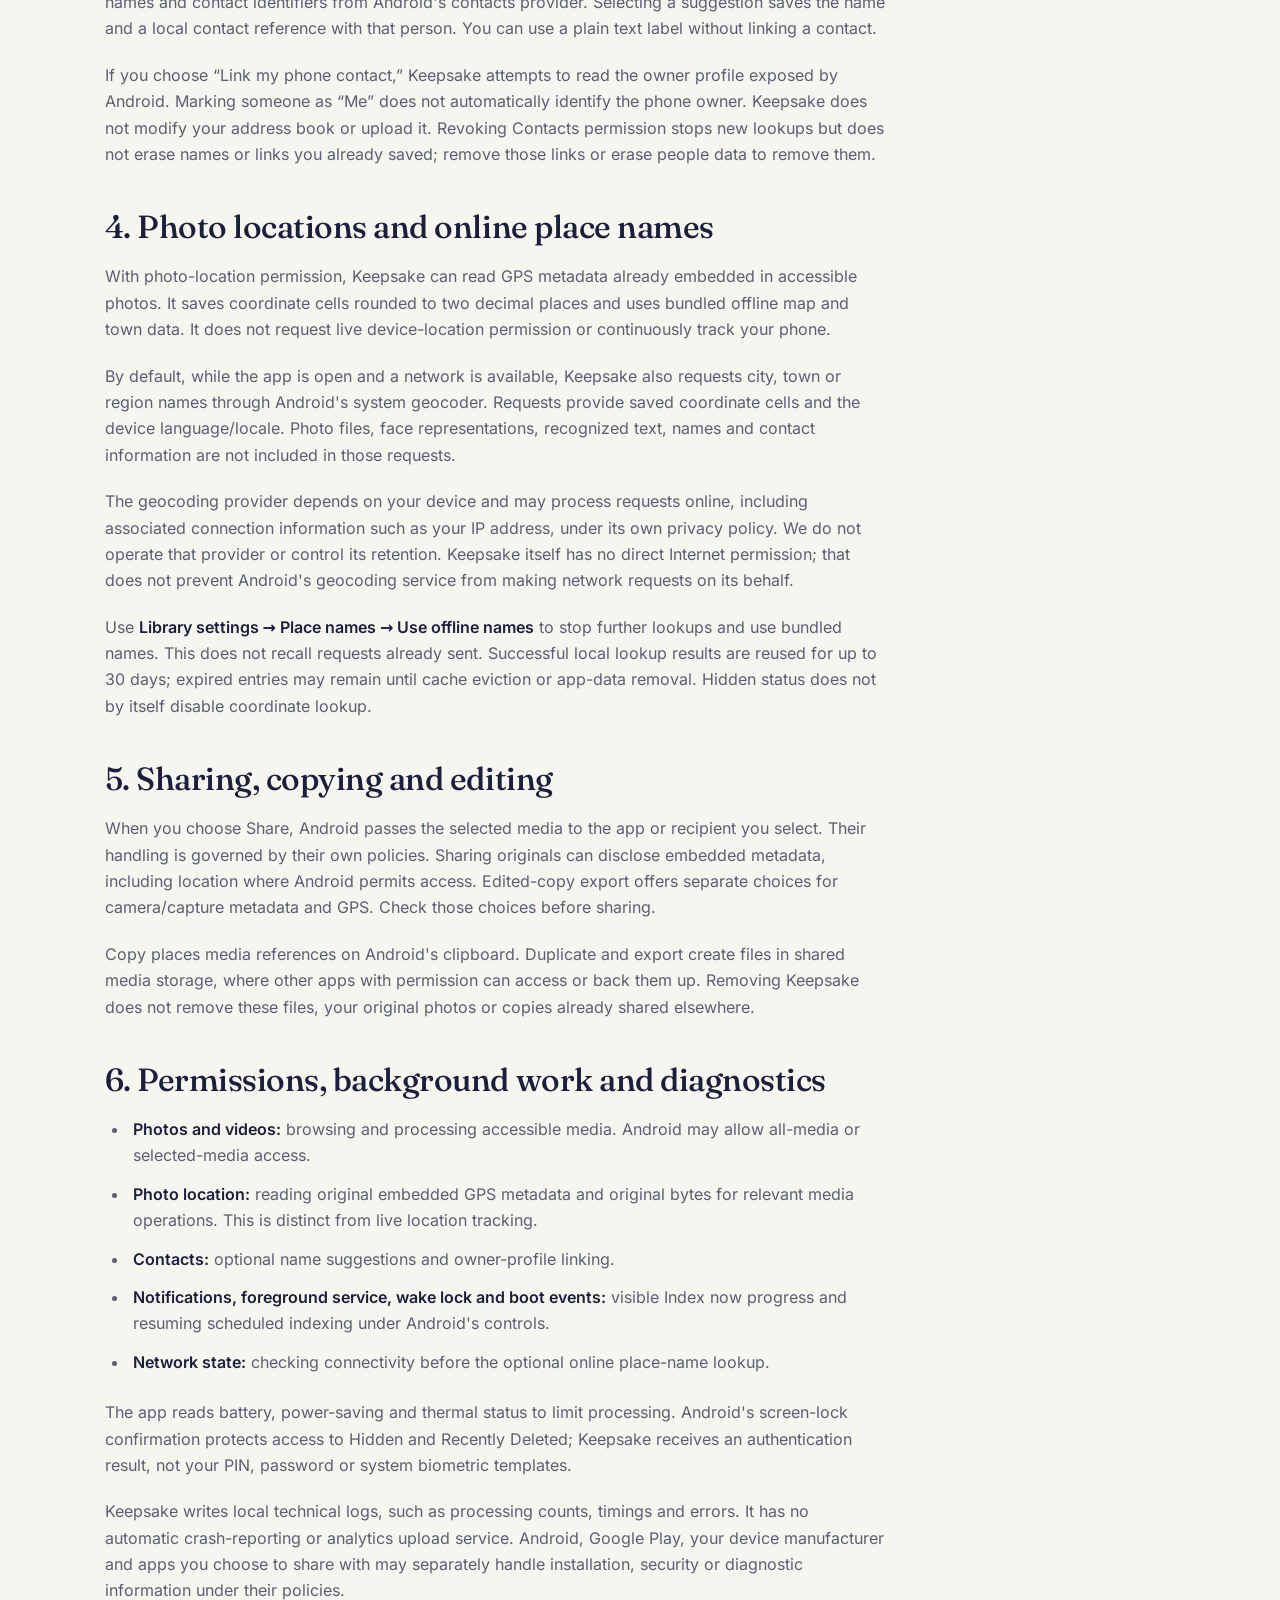
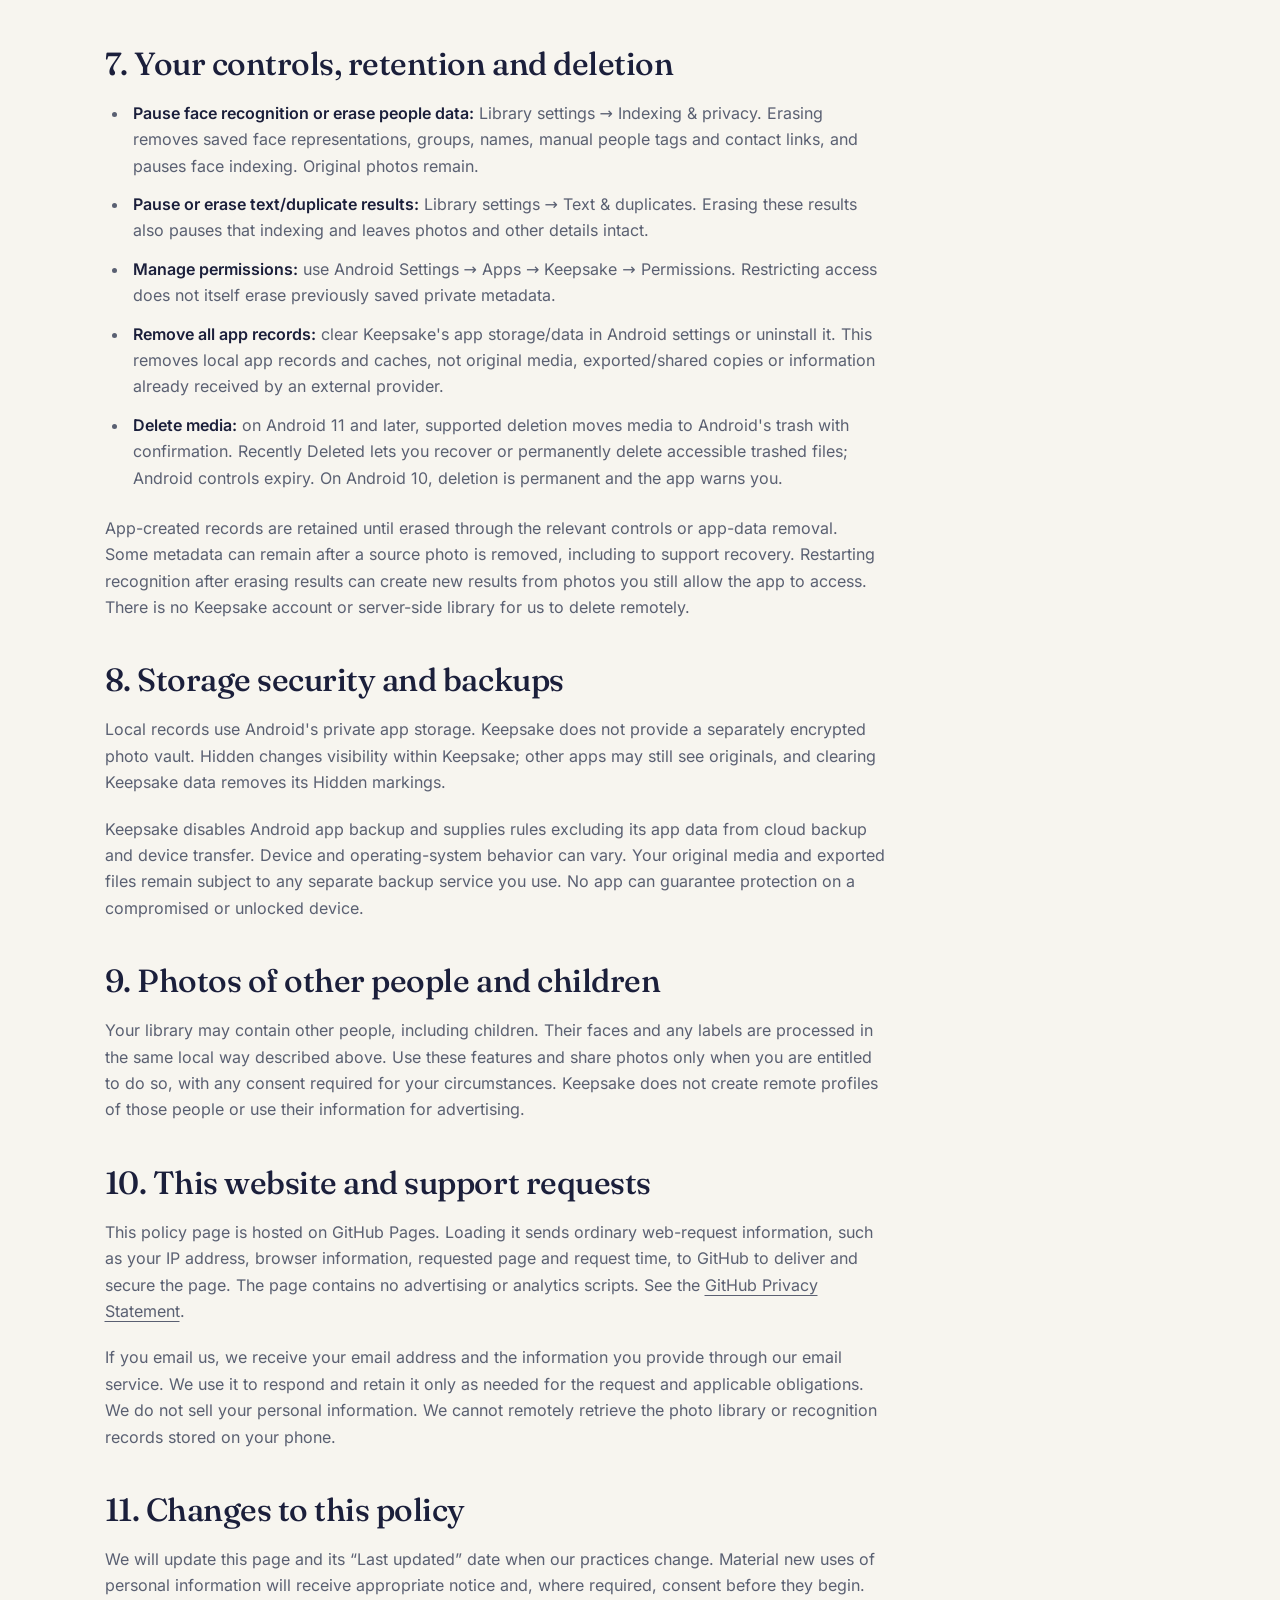
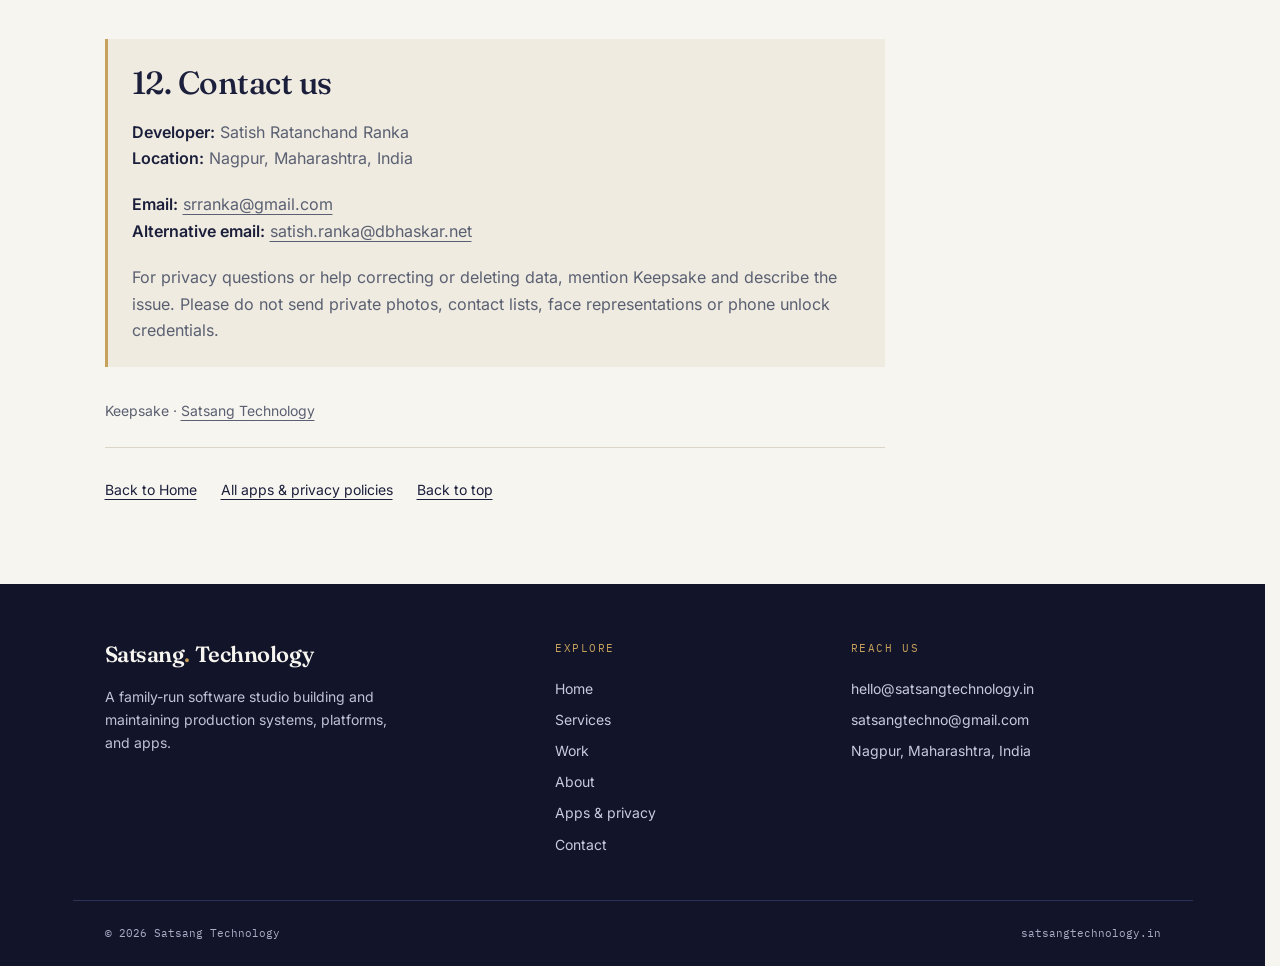
<file: keepsake/privacy-policy.html>
<!doctype html>
<html lang="en">
<head>
  <meta charset="utf-8">
  <meta name="viewport" content="width=device-width, initial-scale=1">
  <meta name="description" content="Keepsake's privacy policy: photos, face grouping, contacts, location lookups, sharing, permissions and deletion.">
  <title>Keepsake Privacy Policy</title>
  <link rel="stylesheet" href="../assets/fonts/fonts.css">
  <link rel="stylesheet" href="../style.css?v=20261011-layout">
</head>
<body>
<a class="skip-link" href="#main">Skip to content</a>
<header class="site-head" id="site-navigation">
  <div class="wrap">
    <a class="brand" href="../index.html" aria-label="Satsang Technology home"><span class="mark">Satsang<b>.</b></span><span class="tag">Technology</span></a>
    <nav class="nav" id="nav" aria-label="Main navigation">
      <a href="../index.html">Home</a>
      <a href="../services.html">Services</a>
      <a href="../portfolio.html">Work</a>
      <a href="../about.html">About</a>
      <a href="../apps.html" class="active" aria-current="location">Apps &amp; privacy</a>
      <a href="../contact.html">Contact</a>
    </nav>
    <button class="nav-toggle" id="navToggle" type="button" aria-label="Open menu" aria-controls="nav" aria-expanded="false"><span></span><span></span><span></span></button>
  </div>
</header>

<main id="main">
  <section class="page-intro">
    <div class="wrap">
    <p class="eyebrow">Keepsake</p>
    <h1>Privacy Policy</h1>
    <p class="updated">Last updated: October 10, 2026</p>
    <p class="lede">This policy applies to the Keepsake Android app, package <span class="package">app.keepsake.gallery</span>, developed by Satish Ratanchand Ranka, Nagpur, Maharashtra, India, and published on the Satsang Technology website. It describes the app's current data practices.</p>

    </div>
  </section>
  <section class="section">
    <div class="wrap">
      <article class="policy-copy" aria-label="Keepsake privacy policy">

  <aside class="summary" aria-label="Privacy overview">
    <p><strong>Your photo library is processed on your phone.</strong> Keepsake does not upload your photos, videos, face representations, recognized photo text or contact labels to us. There is no account, advertising, publisher analytics or cloud photo service.</p>
    <p><strong>Place-name lookup is the online exception.</strong> Reverse geocoding is enabled by default and may send saved photo coordinates to your phone's geocoding provider. You can switch it off in Library settings → Place names → Use offline names.</p>
  </aside>

  <h2>1. Photos, videos and local records</h2>
  <p>With your permission, Keepsake reads media made accessible by Android, including filenames, capture dates, dimensions, file sizes and available photo metadata. It uses this information to display your library, albums, timelines and maps, play videos, find duplicates and support editing.</p>
  <p>Private app storage holds library references, favorites, album membership, captions, keywords, ratings, local date/location adjustments, edit recipes, Hidden status, indexing progress and settings. Keepsake also keeps thumbnails and temporary working data for browsing and processing. Original media remains in your device's shared media library; it is not moved into a private cloud.</p>

  <h2>2. Face grouping and text recognition</h2>
  <p>Bundled models detect faces and compute numerical representations of facial features to group similar faces into anonymous clusters. These representations can be sensitive biometric information. Face positions, cluster identifiers, optional names, contact links, chosen covers and your merge/separation corrections are stored locally. The app also reads text in photos for search and computes fingerprints for duplicate suggestions.</p>
  <p>Photos, face representations and recognized text are processed locally and are not sent to us or a remote AI service for recognition or model training. Recognition may be wrong; you can correct groups and names. A face group or the “Me” label is an organizational feature, not proof of identity or a security credential.</p>
  <p>Automatic indexing is enabled by default and can run in the background, with limits based on charging, battery and temperature. It can be paused or its results erased using the controls below. Hidden photos are excluded from new face/text indexing and duplicate suggestions; hiding a previously indexed photo does not itself erase its saved results.</p>

  <h2>3. Contacts and your phone profile</h2>
  <p>Contacts permission is optional. When you type a person's name, Keepsake queries matching display names and contact identifiers from Android's contacts provider. Selecting a suggestion saves the name and a local contact reference with that person. You can use a plain text label without linking a contact.</p>
  <p>If you choose “Link my phone contact,” Keepsake attempts to read the owner profile exposed by Android. Marking someone as “Me” does not automatically identify the phone owner. Keepsake does not modify your address book or upload it. Revoking Contacts permission stops new lookups but does not erase names or links you already saved; remove those links or erase people data to remove them.</p>

  <h2>4. Photo locations and online place names</h2>
  <p>With photo-location permission, Keepsake can read GPS metadata already embedded in accessible photos. It saves coordinate cells rounded to two decimal places and uses bundled offline map and town data. It does not request live device-location permission or continuously track your phone.</p>
  <p>By default, while the app is open and a network is available, Keepsake also requests city, town or region names through Android's system geocoder. Requests provide saved coordinate cells and the device language/locale. Photo files, face representations, recognized text, names and contact information are not included in those requests.</p>
  <p>The geocoding provider depends on your device and may process requests online, including associated connection information such as your IP address, under its own privacy policy. We do not operate that provider or control its retention. Keepsake itself has no direct Internet permission; that does not prevent Android's geocoding service from making network requests on its behalf.</p>
  <p>Use <strong>Library settings → Place names → Use offline names</strong> to stop further lookups and use bundled names. This does not recall requests already sent. Successful local lookup results are reused for up to 30 days; expired entries may remain until cache eviction or app-data removal. Hidden status does not by itself disable coordinate lookup.</p>

  <h2>5. Sharing, copying and editing</h2>
  <p>When you choose Share, Android passes the selected media to the app or recipient you select. Their handling is governed by their own policies. Sharing originals can disclose embedded metadata, including location where Android permits access. Edited-copy export offers separate choices for camera/capture metadata and GPS. Check those choices before sharing.</p>
  <p>Copy places media references on Android's clipboard. Duplicate and export create files in shared media storage, where other apps with permission can access or back them up. Removing Keepsake does not remove these files, your original photos or copies already shared elsewhere.</p>

  <h2>6. Permissions, background work and diagnostics</h2>
  <ul>
    <li><strong>Photos and videos:</strong> browsing and processing accessible media. Android may allow all-media or selected-media access.</li>
    <li><strong>Photo location:</strong> reading original embedded GPS metadata and original bytes for relevant media operations. This is distinct from live location tracking.</li>
    <li><strong>Contacts:</strong> optional name suggestions and owner-profile linking.</li>
    <li><strong>Notifications, foreground service, wake lock and boot events:</strong> visible Index now progress and resuming scheduled indexing under Android's controls.</li>
    <li><strong>Network state:</strong> checking connectivity before the optional online place-name lookup.</li>
  </ul>
  <p>The app reads battery, power-saving and thermal status to limit processing. Android's screen-lock confirmation protects access to Hidden and Recently Deleted; Keepsake receives an authentication result, not your PIN, password or system biometric templates.</p>
  <p>Keepsake writes local technical logs, such as processing counts, timings and errors. It has no automatic crash-reporting or analytics upload service. Android, Google Play, your device manufacturer and apps you choose to share with may separately handle installation, security or diagnostic information under their policies.</p>

  <h2>7. Your controls, retention and deletion</h2>
  <ul>
    <li><strong>Pause face recognition or erase people data:</strong> Library settings → Indexing &amp; privacy. Erasing removes saved face representations, groups, names, manual people tags and contact links, and pauses face indexing. Original photos remain.</li>
    <li><strong>Pause or erase text/duplicate results:</strong> Library settings → Text &amp; duplicates. Erasing these results also pauses that indexing and leaves photos and other details intact.</li>
    <li><strong>Manage permissions:</strong> use Android Settings → Apps → Keepsake → Permissions. Restricting access does not itself erase previously saved private metadata.</li>
    <li><strong>Remove all app records:</strong> clear Keepsake's app storage/data in Android settings or uninstall it. This removes local app records and caches, not original media, exported/shared copies or information already received by an external provider.</li>
    <li><strong>Delete media:</strong> on Android 11 and later, supported deletion moves media to Android's trash with confirmation. Recently Deleted lets you recover or permanently delete accessible trashed files; Android controls expiry. On Android 10, deletion is permanent and the app warns you.</li>
  </ul>
  <p>App-created records are retained until erased through the relevant controls or app-data removal. Some metadata can remain after a source photo is removed, including to support recovery. Restarting recognition after erasing results can create new results from photos you still allow the app to access. There is no Keepsake account or server-side library for us to delete remotely.</p>

  <h2>8. Storage security and backups</h2>
  <p>Local records use Android's private app storage. Keepsake does not provide a separately encrypted photo vault. Hidden changes visibility within Keepsake; other apps may still see originals, and clearing Keepsake data removes its Hidden markings.</p>
  <p>Keepsake disables Android app backup and supplies rules excluding its app data from cloud backup and device transfer. Device and operating-system behavior can vary. Your original media and exported files remain subject to any separate backup service you use. No app can guarantee protection on a compromised or unlocked device.</p>

  <h2>9. Photos of other people and children</h2>
  <p>Your library may contain other people, including children. Their faces and any labels are processed in the same local way described above. Use these features and share photos only when you are entitled to do so, with any consent required for your circumstances. Keepsake does not create remote profiles of those people or use their information for advertising.</p>

  <h2>10. This website and support requests</h2>
  <p>This policy page is hosted on GitHub Pages. Loading it sends ordinary web-request information, such as your IP address, browser information, requested page and request time, to GitHub to deliver and secure the page. The page contains no advertising or analytics scripts. See the <a href="https://docs.github.com/en/site-policy/privacy-policies/github-general-privacy-statement">GitHub Privacy Statement</a>.</p>
  <p>If you email us, we receive your email address and the information you provide through our email service. We use it to respond and retain it only as needed for the request and applicable obligations. We do not sell your personal information. We cannot remotely retrieve the photo library or recognition records stored on your phone.</p>

  <h2>11. Changes to this policy</h2>
  <p>We will update this page and its “Last updated” date when our practices change. Material new uses of personal information will receive appropriate notice and, where required, consent before they begin.</p>

  <section class="policy-contact" aria-labelledby="contact-heading">
    <h2 id="contact-heading">12. Contact us</h2>
    <p><strong>Developer:</strong> Satish Ratanchand Ranka<br><strong>Location:</strong> Nagpur, Maharashtra, India</p>
    <p><strong>Email:</strong> <a href="mailto:srranka@gmail.com">srranka@gmail.com</a><br><strong>Alternative email:</strong> <a href="mailto:satish.ranka@dbhaskar.net">satish.ranka@dbhaskar.net</a></p>
    <p>For privacy questions or help correcting or deleting data, mention Keepsake and describe the issue. Please do not send private photos, contact lists, face representations or phone unlock credentials.</p>
  </section>
  <footer class="policy-footer">Keepsake · <a href="../index.html">Satsang Technology</a></footer>
  <nav class="policy-nav" aria-label="Policy page navigation">
    <a href="../index.html">Back to Home</a>
    <a href="../apps.html">All apps &amp; privacy policies</a>
    <a href="#site-navigation">Back to top</a>
  </nav>

      </article>
    </div>
  </section>
</main>

<footer class="site-foot">
  <div class="wrap footer-grid">
    <div>
      <a class="footer-brand" href="../index.html"><span class="mark">Satsang<b>.</b> Technology</span></a>
      <p>A family-run software studio building and maintaining production systems, platforms, and apps.</p>
    </div>
    <nav class="foot-col" aria-label="Footer navigation">
      <h2>Explore</h2>
      <a href="../index.html">Home</a>
      <a href="../services.html">Services</a>
      <a href="../portfolio.html">Work</a>
      <a href="../about.html">About</a>
      <a href="../apps.html">Apps &amp; privacy</a>
      <a href="../contact.html">Contact</a>
    </nav>
    <div class="foot-col">
      <h2>Reach us</h2>
      <a href="mailto:hello@satsangtechnology.in">hello@satsangtechnology.in</a>
      <a href="mailto:satsangtechno@gmail.com">satsangtechno@gmail.com</a>
      <span>Nagpur, Maharashtra, India</span>
    </div>
  </div>
  <div class="wrap foot-base">
    <span>© 2026 Satsang Technology</span>
    <a href="https://satsangtechnology.in/">satsangtechnology.in</a>
  </div>
</footer>
<script src="../main.js?v=20261011-layout"></script>
</body>
</html>
</file>
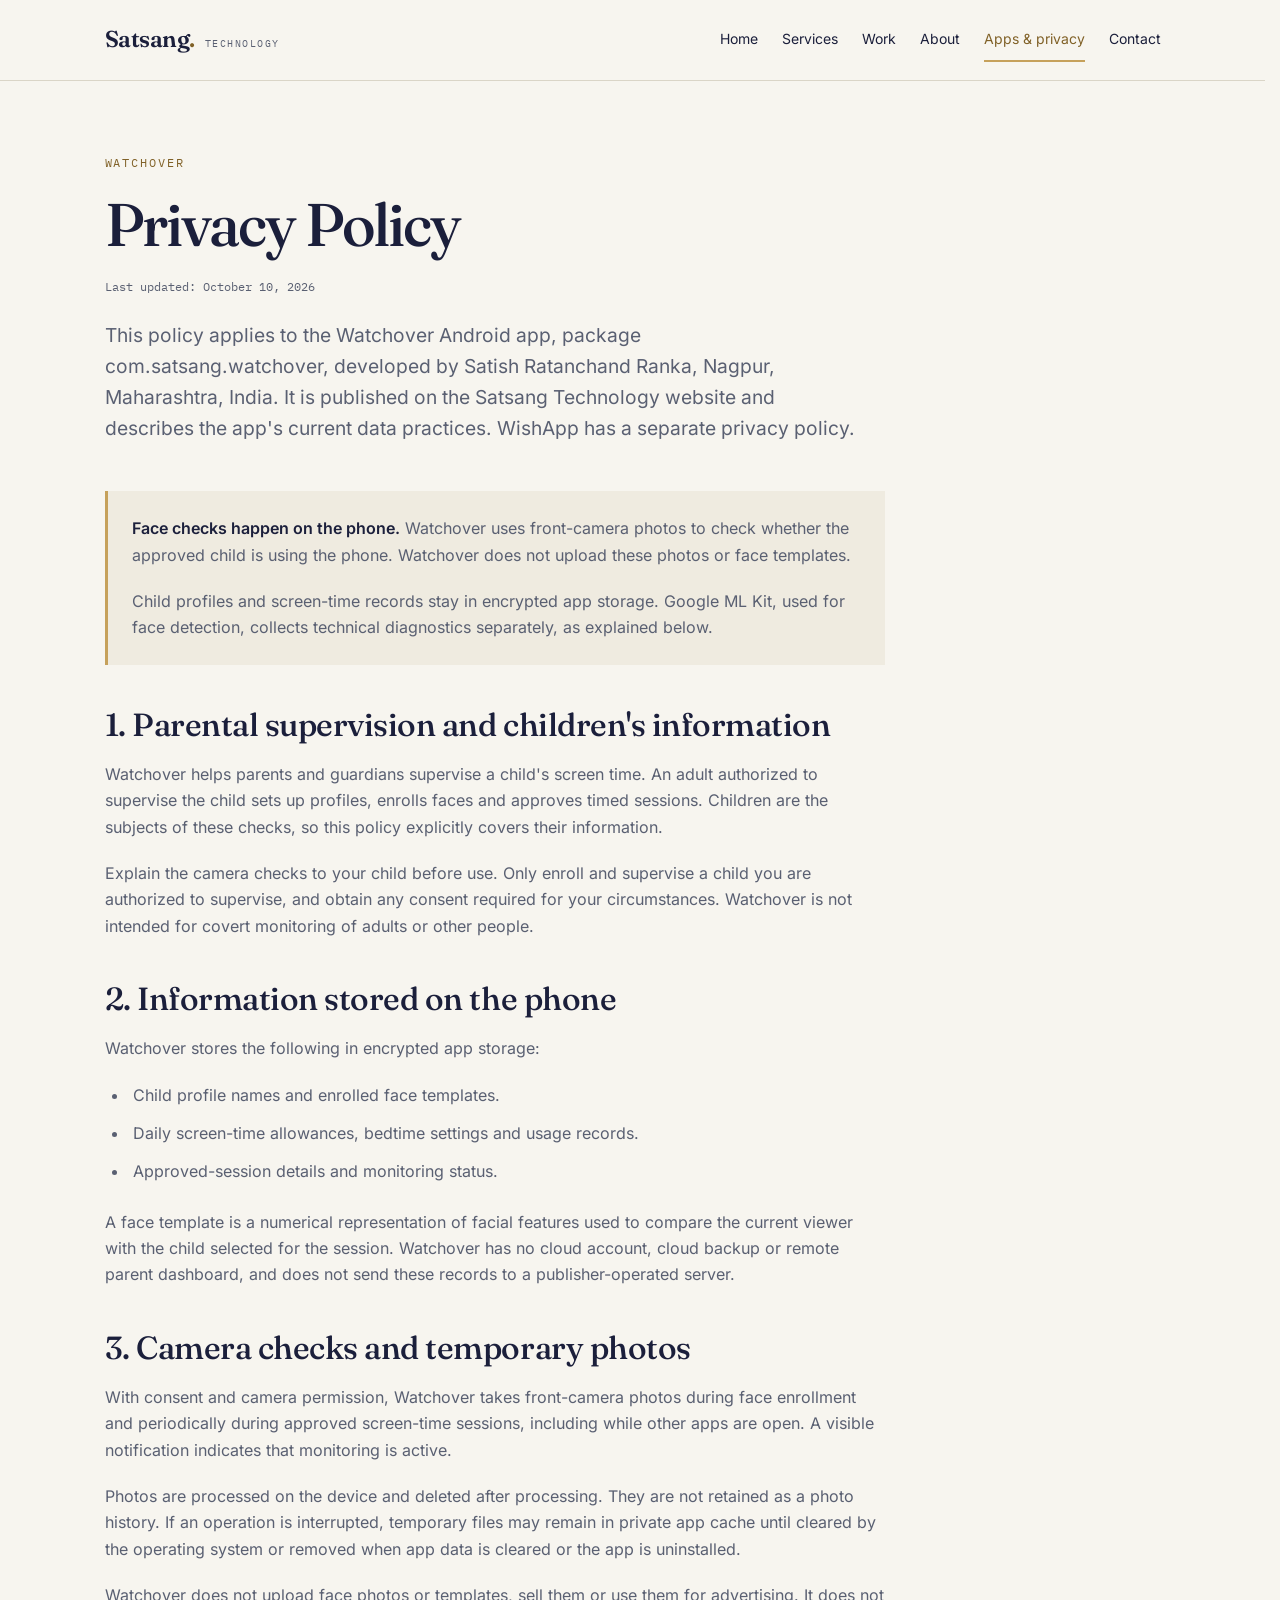
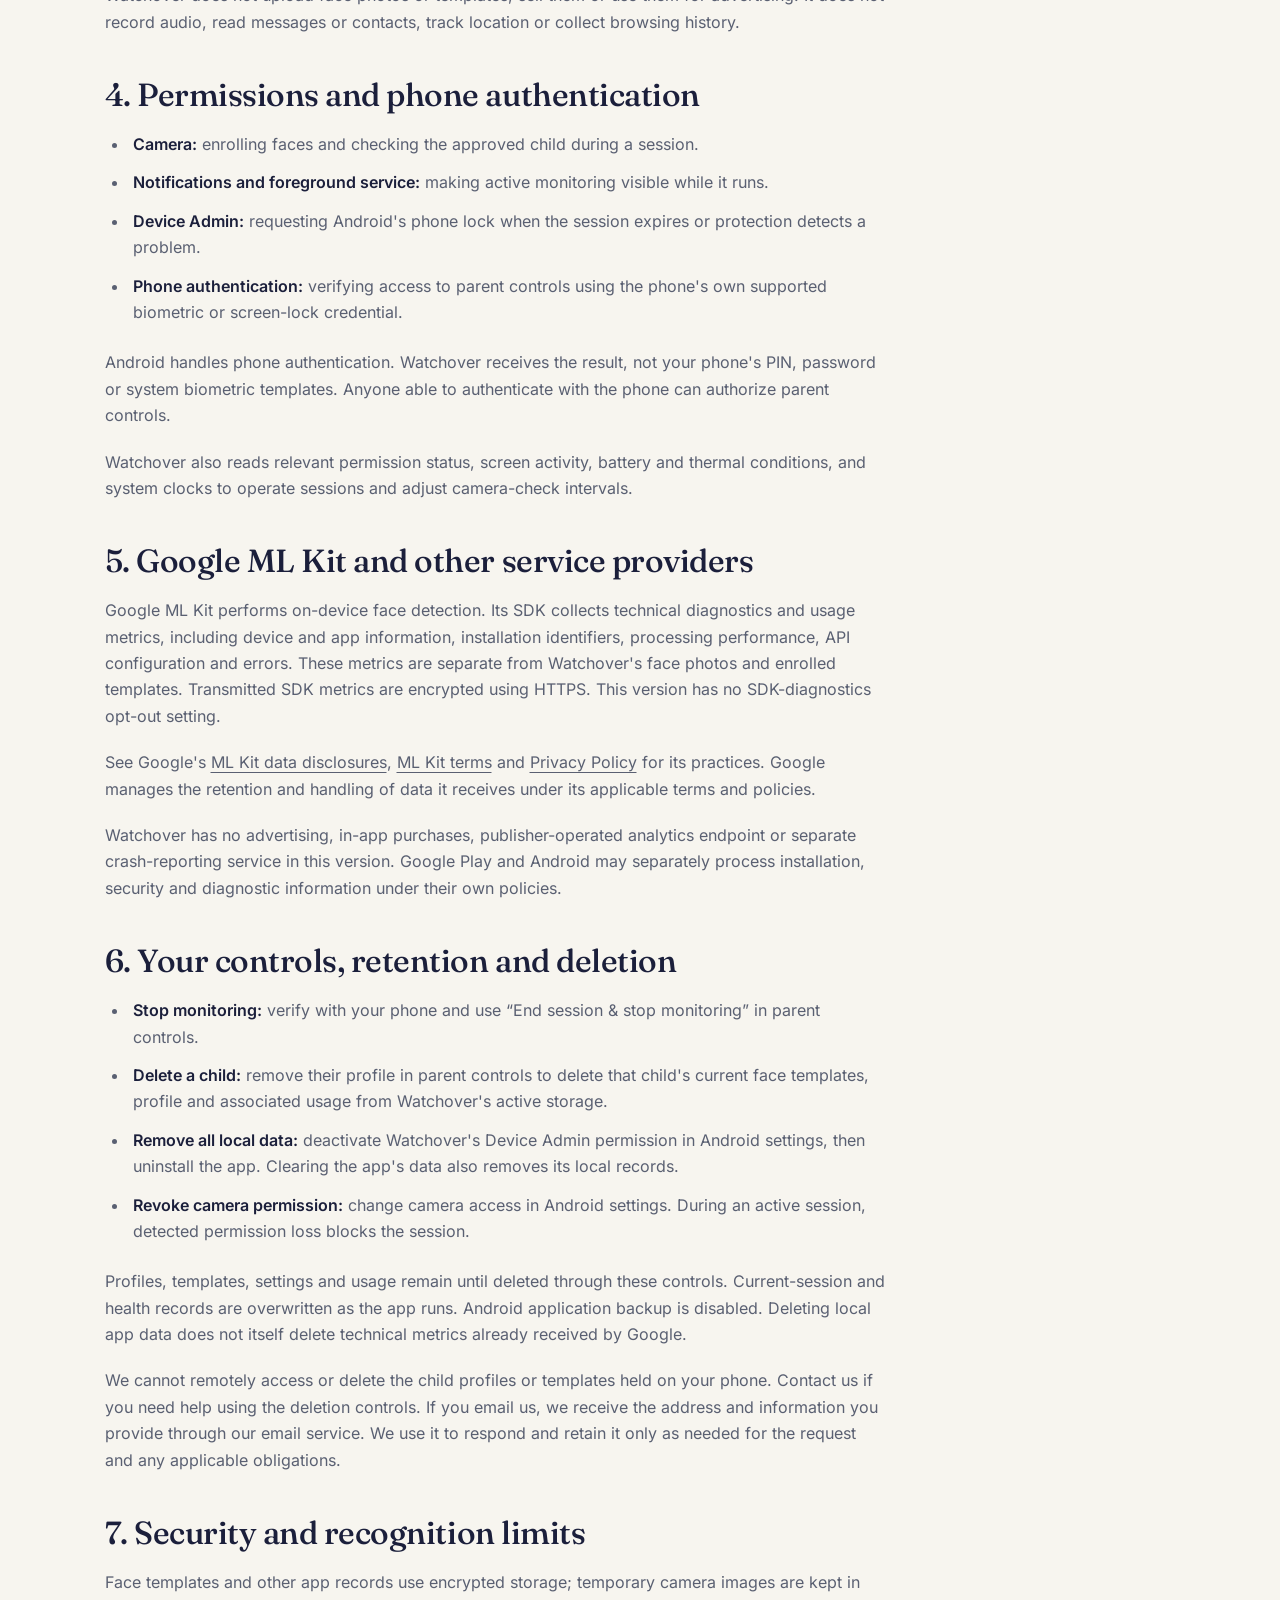
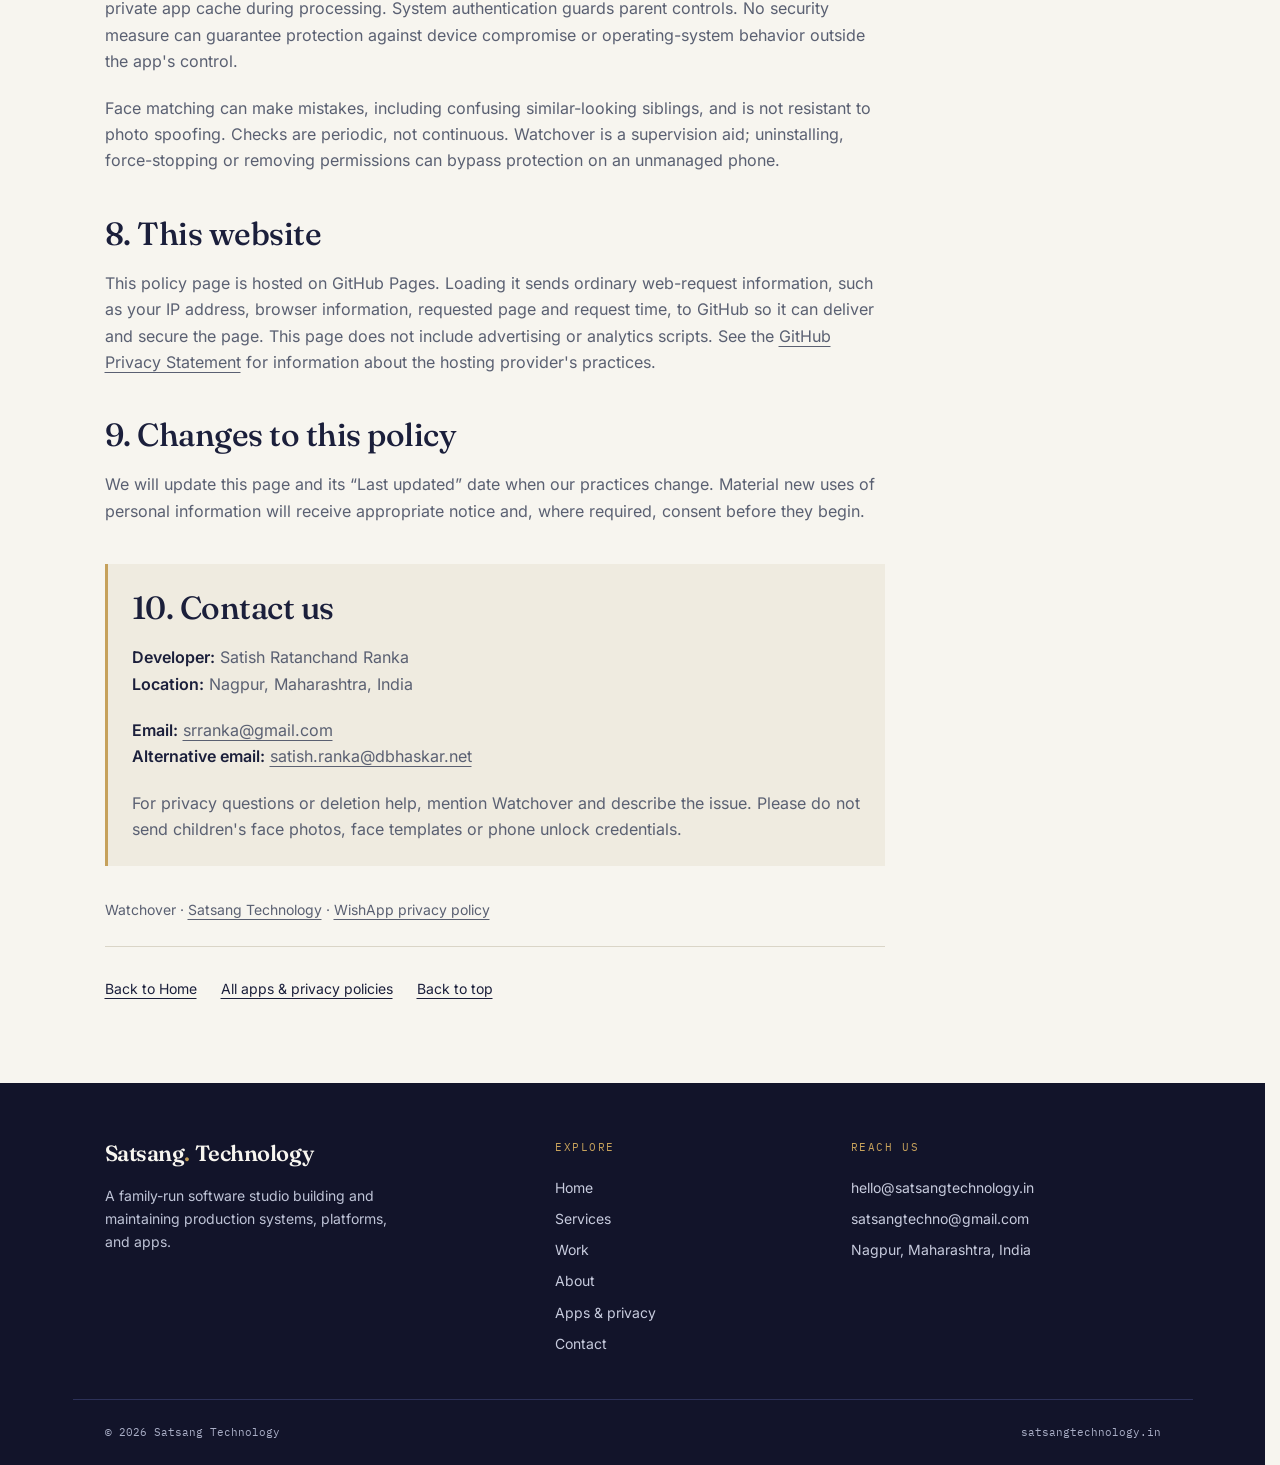
<file: watchover/privacy-policy.html>
<!doctype html>
<html lang="en">
<head>
  <meta charset="utf-8">
  <meta name="viewport" content="width=device-width, initial-scale=1">
  <meta name="description" content="Watchover's privacy policy: children's profiles, on-device face checks, permissions, diagnostics, retention and deletion.">
  <title>Watchover Privacy Policy</title>
  <link rel="stylesheet" href="../assets/fonts/fonts.css">
  <link rel="stylesheet" href="../style.css?v=20261011-layout">
</head>
<body>
<a class="skip-link" href="#main">Skip to content</a>
<header class="site-head" id="site-navigation">
  <div class="wrap">
    <a class="brand" href="../index.html" aria-label="Satsang Technology home"><span class="mark">Satsang<b>.</b></span><span class="tag">Technology</span></a>
    <nav class="nav" id="nav" aria-label="Main navigation">
      <a href="../index.html">Home</a>
      <a href="../services.html">Services</a>
      <a href="../portfolio.html">Work</a>
      <a href="../about.html">About</a>
      <a href="../apps.html" class="active" aria-current="location">Apps &amp; privacy</a>
      <a href="../contact.html">Contact</a>
    </nav>
    <button class="nav-toggle" id="navToggle" type="button" aria-label="Open menu" aria-controls="nav" aria-expanded="false"><span></span><span></span><span></span></button>
  </div>
</header>

<main id="main">
  <section class="page-intro">
    <div class="wrap">
    <p class="eyebrow">Watchover</p>
    <h1>Privacy Policy</h1>
    <p class="updated">Last updated: October 10, 2026</p>
    <p class="lede">This policy applies to the Watchover Android app, package <span class="package">com.satsang.watchover</span>, developed by Satish Ratanchand Ranka, Nagpur, Maharashtra, India. It is published on the Satsang Technology website and describes the app's current data practices. WishApp has a <a href="../wishapp/privacy-policy.html">separate privacy policy</a>.</p>

    </div>
  </section>
  <section class="section">
    <div class="wrap">
      <article class="policy-copy" aria-label="Watchover privacy policy">

  <aside class="summary" aria-label="Privacy overview">
    <p><strong>Face checks happen on the phone.</strong> Watchover uses front-camera photos to check whether the approved child is using the phone. Watchover does not upload these photos or face templates.</p>
    <p>Child profiles and screen-time records stay in encrypted app storage. Google ML Kit, used for face detection, collects technical diagnostics separately, as explained below.</p>
  </aside>

  <h2>1. Parental supervision and children's information</h2>
  <p>Watchover helps parents and guardians supervise a child's screen time. An adult authorized to supervise the child sets up profiles, enrolls faces and approves timed sessions. Children are the subjects of these checks, so this policy explicitly covers their information.</p>
  <p>Explain the camera checks to your child before use. Only enroll and supervise a child you are authorized to supervise, and obtain any consent required for your circumstances. Watchover is not intended for covert monitoring of adults or other people.</p>

  <h2>2. Information stored on the phone</h2>
  <p>Watchover stores the following in encrypted app storage:</p>
  <ul>
    <li>Child profile names and enrolled face templates.</li>
    <li>Daily screen-time allowances, bedtime settings and usage records.</li>
    <li>Approved-session details and monitoring status.</li>
  </ul>
  <p>A face template is a numerical representation of facial features used to compare the current viewer with the child selected for the session. Watchover has no cloud account, cloud backup or remote parent dashboard, and does not send these records to a publisher-operated server.</p>

  <h2>3. Camera checks and temporary photos</h2>
  <p>With consent and camera permission, Watchover takes front-camera photos during face enrollment and periodically during approved screen-time sessions, including while other apps are open. A visible notification indicates that monitoring is active.</p>
  <p>Photos are processed on the device and deleted after processing. They are not retained as a photo history. If an operation is interrupted, temporary files may remain in private app cache until cleared by the operating system or removed when app data is cleared or the app is uninstalled.</p>
  <p>Watchover does not upload face photos or templates, sell them or use them for advertising. It does not record audio, read messages or contacts, track location or collect browsing history.</p>

  <h2>4. Permissions and phone authentication</h2>
  <ul>
    <li><strong>Camera:</strong> enrolling faces and checking the approved child during a session.</li>
    <li><strong>Notifications and foreground service:</strong> making active monitoring visible while it runs.</li>
    <li><strong>Device Admin:</strong> requesting Android's phone lock when the session expires or protection detects a problem.</li>
    <li><strong>Phone authentication:</strong> verifying access to parent controls using the phone's own supported biometric or screen-lock credential.</li>
  </ul>
  <p>Android handles phone authentication. Watchover receives the result, not your phone's PIN, password or system biometric templates. Anyone able to authenticate with the phone can authorize parent controls.</p>
  <p>Watchover also reads relevant permission status, screen activity, battery and thermal conditions, and system clocks to operate sessions and adjust camera-check intervals.</p>

  <h2>5. Google ML Kit and other service providers</h2>
  <p>Google ML Kit performs on-device face detection. Its SDK collects technical diagnostics and usage metrics, including device and app information, installation identifiers, processing performance, API configuration and errors. These metrics are separate from Watchover's face photos and enrolled templates. Transmitted SDK metrics are encrypted using HTTPS. This version has no SDK-diagnostics opt-out setting.</p>
  <p>See Google's <a href="https://developers.google.com/ml-kit/android-data-disclosure">ML Kit data disclosures</a>, <a href="https://developers.google.com/ml-kit/terms">ML Kit terms</a> and <a href="https://policies.google.com/privacy">Privacy Policy</a> for its practices. Google manages the retention and handling of data it receives under its applicable terms and policies.</p>
  <p>Watchover has no advertising, in-app purchases, publisher-operated analytics endpoint or separate crash-reporting service in this version. Google Play and Android may separately process installation, security and diagnostic information under their own policies.</p>

  <h2>6. Your controls, retention and deletion</h2>
  <ul>
    <li><strong>Stop monitoring:</strong> verify with your phone and use “End session &amp; stop monitoring” in parent controls.</li>
    <li><strong>Delete a child:</strong> remove their profile in parent controls to delete that child's current face templates, profile and associated usage from Watchover's active storage.</li>
    <li><strong>Remove all local data:</strong> deactivate Watchover's Device Admin permission in Android settings, then uninstall the app. Clearing the app's data also removes its local records.</li>
    <li><strong>Revoke camera permission:</strong> change camera access in Android settings. During an active session, detected permission loss blocks the session.</li>
  </ul>
  <p>Profiles, templates, settings and usage remain until deleted through these controls. Current-session and health records are overwritten as the app runs. Android application backup is disabled. Deleting local app data does not itself delete technical metrics already received by Google.</p>
  <p>We cannot remotely access or delete the child profiles or templates held on your phone. Contact us if you need help using the deletion controls. If you email us, we receive the address and information you provide through our email service. We use it to respond and retain it only as needed for the request and any applicable obligations.</p>

  <h2>7. Security and recognition limits</h2>
  <p>Face templates and other app records use encrypted storage; temporary camera images are kept in private app cache during processing. System authentication guards parent controls. No security measure can guarantee protection against device compromise or operating-system behavior outside the app's control.</p>
  <p>Face matching can make mistakes, including confusing similar-looking siblings, and is not resistant to photo spoofing. Checks are periodic, not continuous. Watchover is a supervision aid; uninstalling, force-stopping or removing permissions can bypass protection on an unmanaged phone.</p>

  <h2>8. This website</h2>
  <p>This policy page is hosted on GitHub Pages. Loading it sends ordinary web-request information, such as your IP address, browser information, requested page and request time, to GitHub so it can deliver and secure the page. This page does not include advertising or analytics scripts. See the <a href="https://docs.github.com/en/site-policy/privacy-policies/github-general-privacy-statement">GitHub Privacy Statement</a> for information about the hosting provider's practices.</p>

  <h2>9. Changes to this policy</h2>
  <p>We will update this page and its “Last updated” date when our practices change. Material new uses of personal information will receive appropriate notice and, where required, consent before they begin.</p>

  <section class="policy-contact" aria-labelledby="contact-heading">
    <h2 id="contact-heading">10. Contact us</h2>
    <p><strong>Developer:</strong> Satish Ratanchand Ranka<br><strong>Location:</strong> Nagpur, Maharashtra, India</p>
    <p><strong>Email:</strong> <a href="mailto:srranka@gmail.com">srranka@gmail.com</a><br><strong>Alternative email:</strong> <a href="mailto:satish.ranka@dbhaskar.net">satish.ranka@dbhaskar.net</a></p>
    <p>For privacy questions or deletion help, mention Watchover and describe the issue. Please do not send children's face photos, face templates or phone unlock credentials.</p>
  </section>
  <footer class="policy-footer">Watchover · <a href="../index.html">Satsang Technology</a> · <a href="../wishapp/privacy-policy.html">WishApp privacy policy</a></footer>
  <nav class="policy-nav" aria-label="Policy page navigation">
    <a href="../index.html">Back to Home</a>
    <a href="../apps.html">All apps &amp; privacy policies</a>
    <a href="#site-navigation">Back to top</a>
  </nav>

      </article>
    </div>
  </section>
</main>

<footer class="site-foot">
  <div class="wrap footer-grid">
    <div>
      <a class="footer-brand" href="../index.html"><span class="mark">Satsang<b>.</b> Technology</span></a>
      <p>A family-run software studio building and maintaining production systems, platforms, and apps.</p>
    </div>
    <nav class="foot-col" aria-label="Footer navigation">
      <h2>Explore</h2>
      <a href="../index.html">Home</a>
      <a href="../services.html">Services</a>
      <a href="../portfolio.html">Work</a>
      <a href="../about.html">About</a>
      <a href="../apps.html">Apps &amp; privacy</a>
      <a href="../contact.html">Contact</a>
    </nav>
    <div class="foot-col">
      <h2>Reach us</h2>
      <a href="mailto:hello@satsangtechnology.in">hello@satsangtechnology.in</a>
      <a href="mailto:satsangtechno@gmail.com">satsangtechno@gmail.com</a>
      <span>Nagpur, Maharashtra, India</span>
    </div>
  </div>
  <div class="wrap foot-base">
    <span>© 2026 Satsang Technology</span>
    <a href="https://satsangtechnology.in/">satsangtechnology.in</a>
  </div>
</footer>
<script src="../main.js?v=20261011-layout"></script>
</body>
</html>
</file>
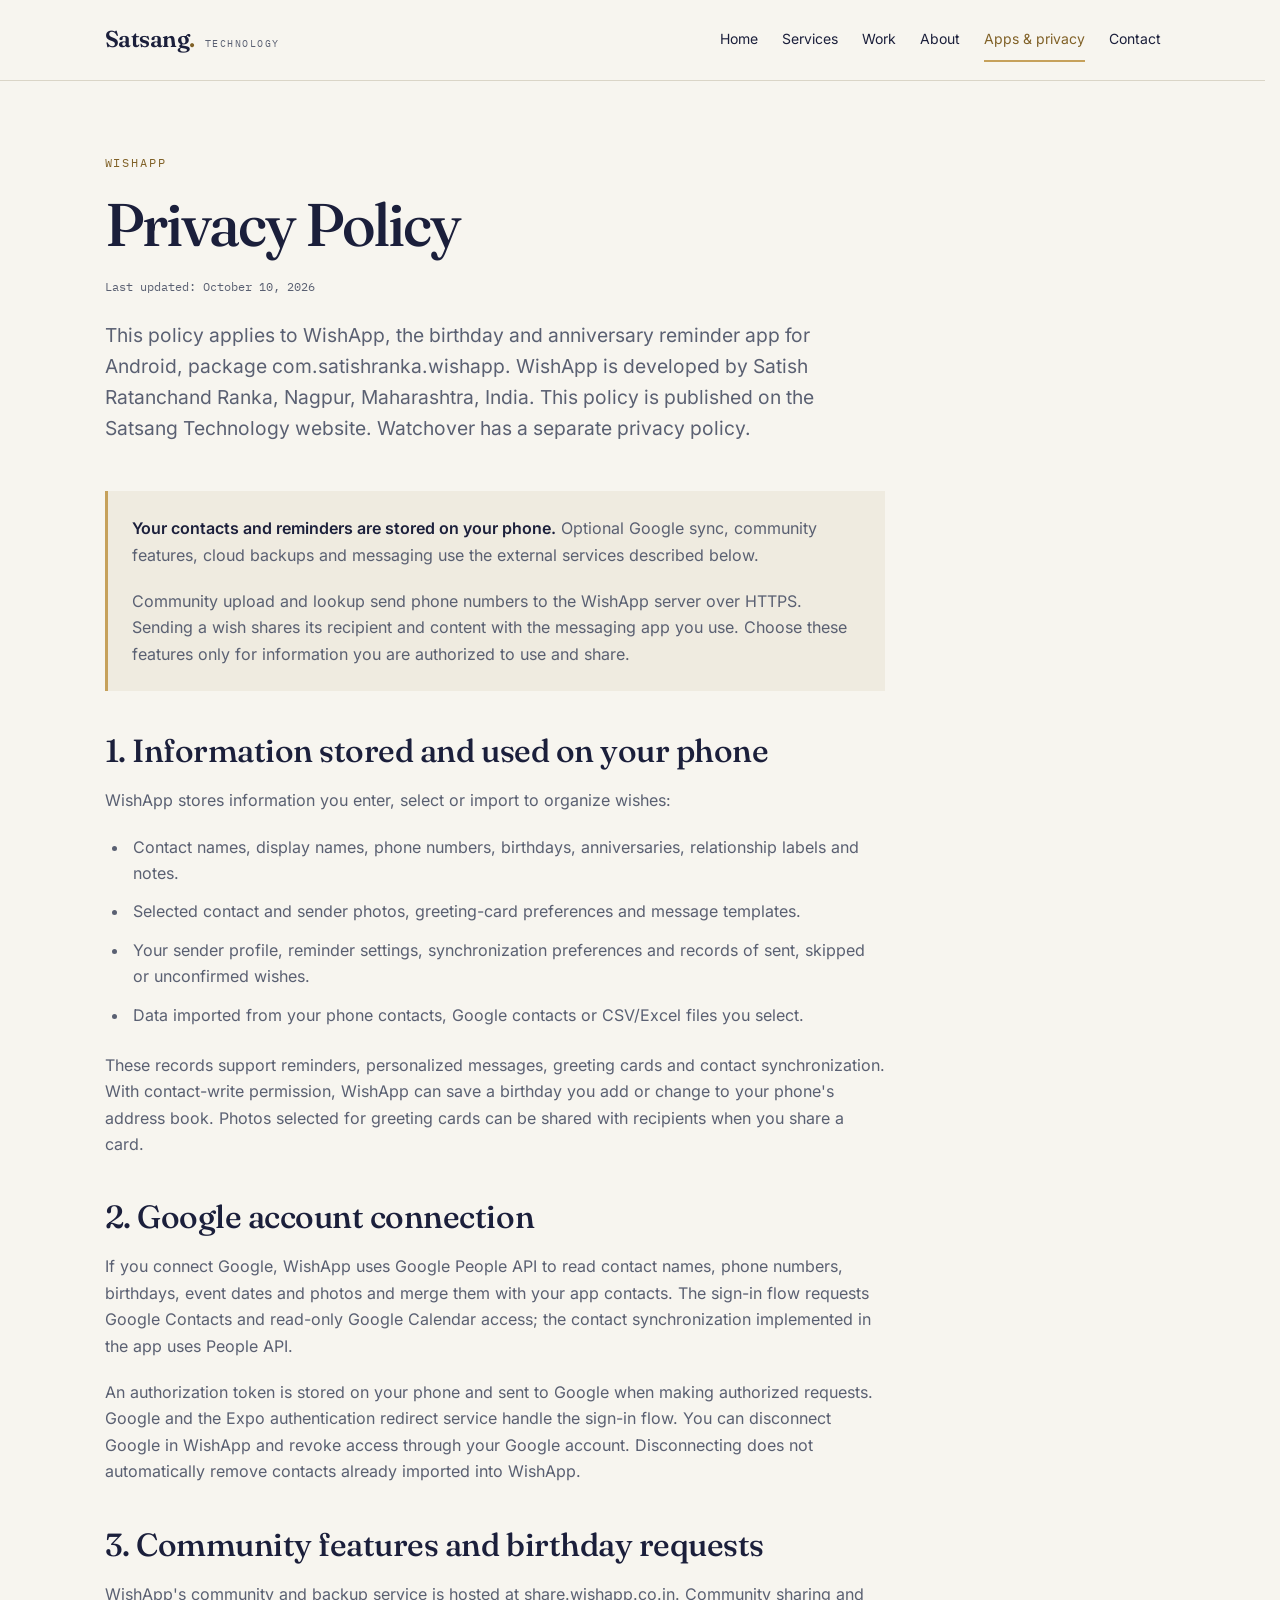
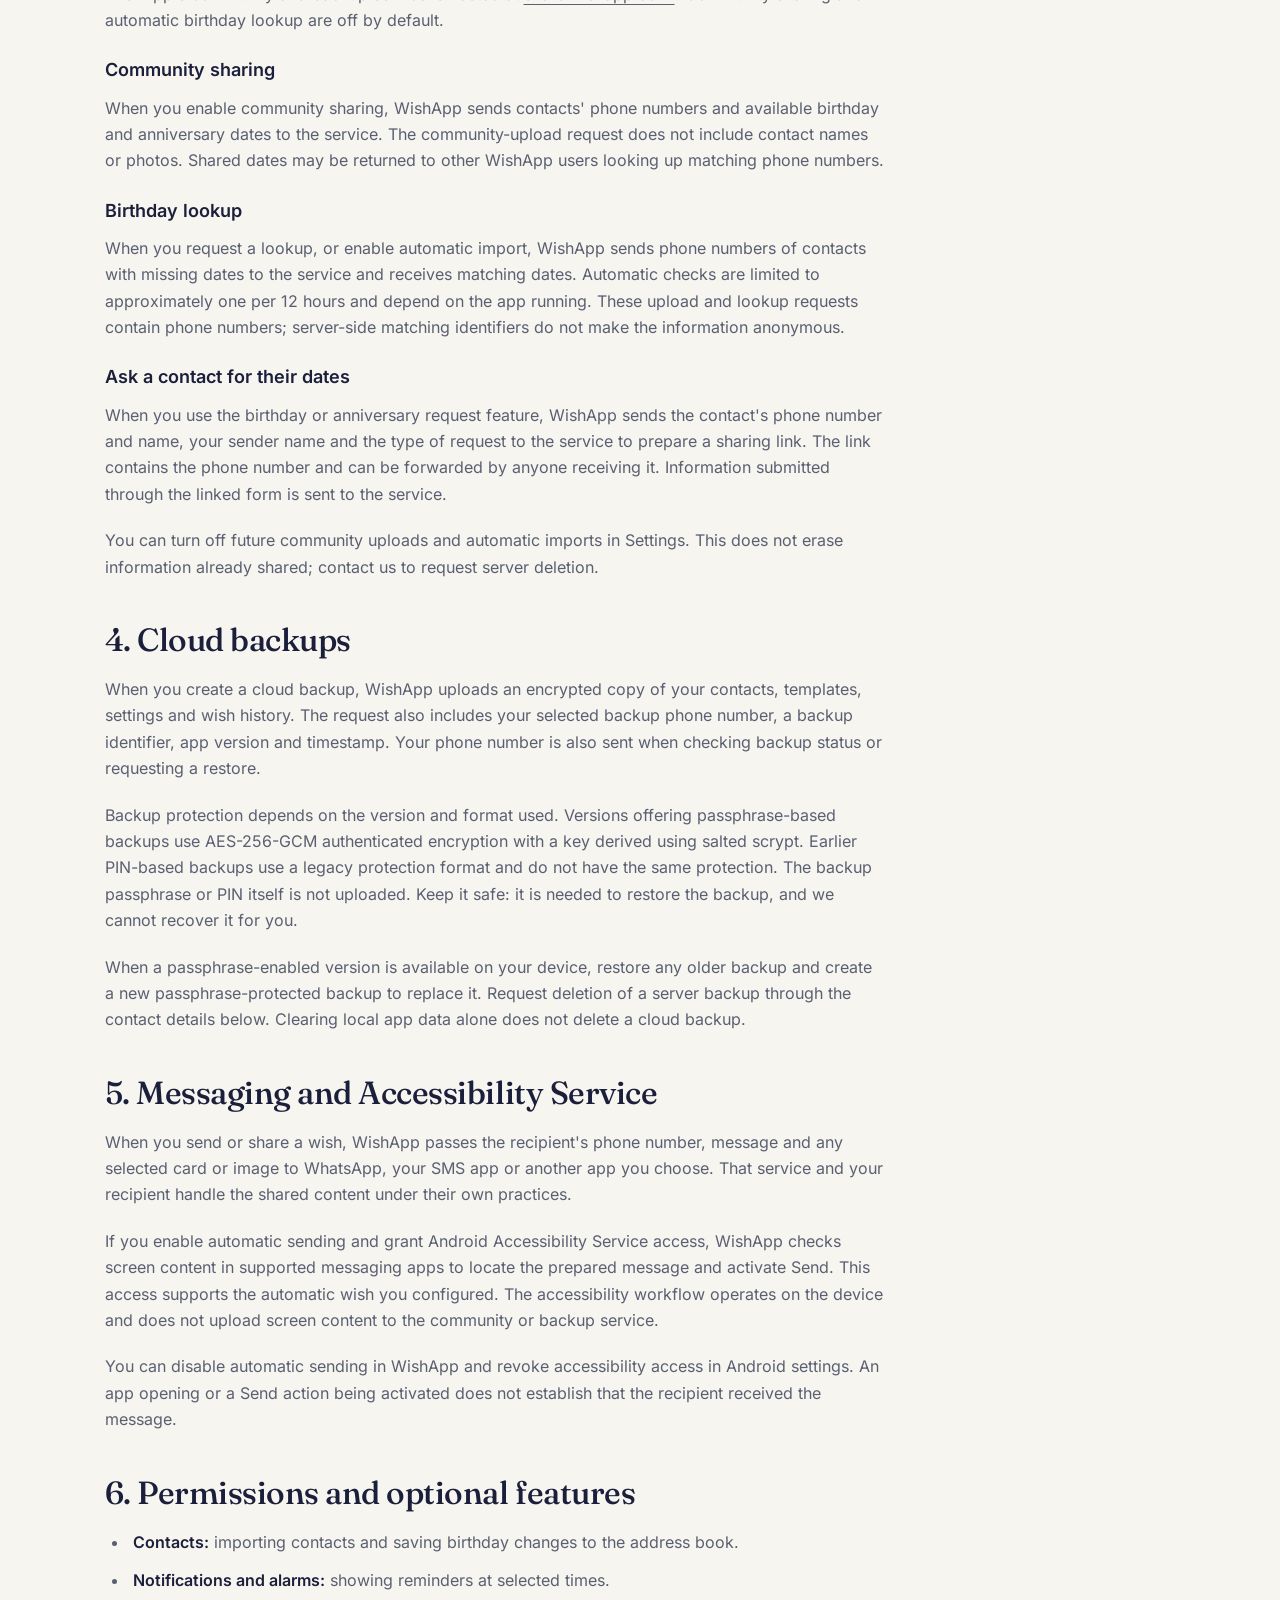
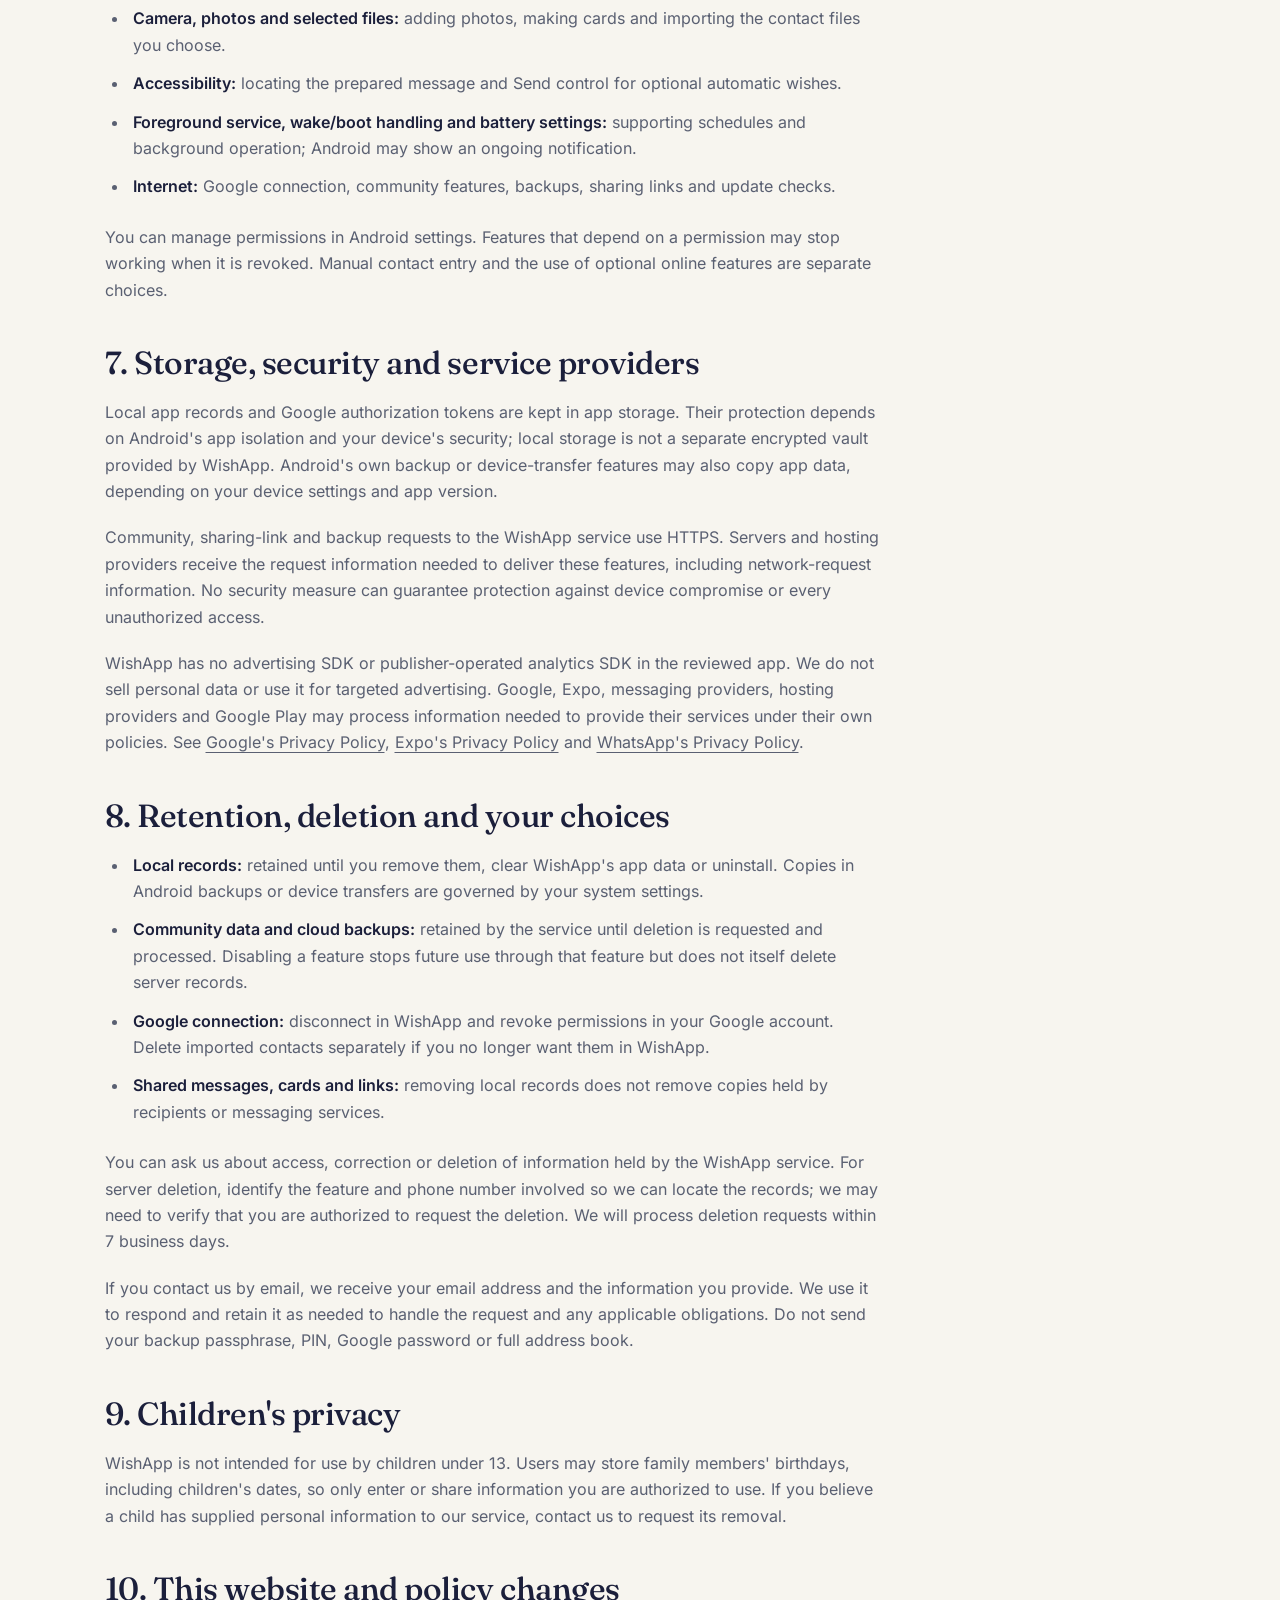
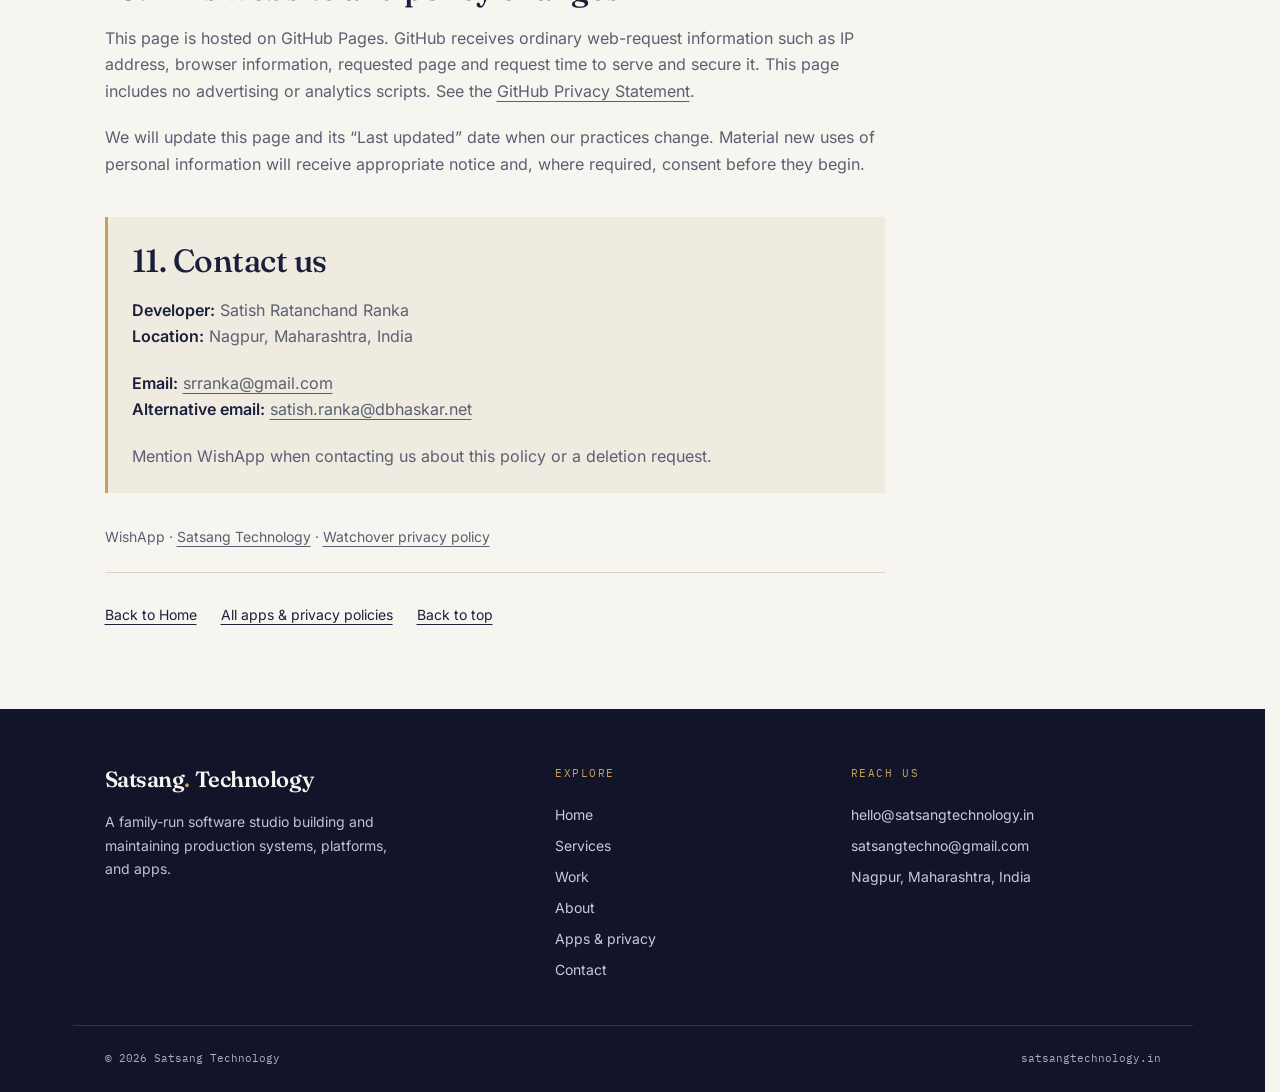
<file: wishapp/privacy-policy.html>
<!doctype html>
<html lang="en">
<head>
  <meta charset="utf-8">
  <meta name="viewport" content="width=device-width, initial-scale=1">
  <meta name="description" content="WishApp's privacy policy: contacts, birthday reminders, messaging, community sharing, cloud backups, permissions and deletion.">
  <link rel="canonical" href="https://satsang-tech.github.io/wishapp/privacy-policy.html">
  <title>WishApp Privacy Policy</title>
  <link rel="stylesheet" href="../assets/fonts/fonts.css">
  <link rel="stylesheet" href="../style.css?v=20261011-layout">
</head>
<body>
<a class="skip-link" href="#main">Skip to content</a>
<header class="site-head" id="site-navigation">
  <div class="wrap">
    <a class="brand" href="../index.html" aria-label="Satsang Technology home"><span class="mark">Satsang<b>.</b></span><span class="tag">Technology</span></a>
    <nav class="nav" id="nav" aria-label="Main navigation">
      <a href="../index.html">Home</a>
      <a href="../services.html">Services</a>
      <a href="../portfolio.html">Work</a>
      <a href="../about.html">About</a>
      <a href="../apps.html" class="active" aria-current="location">Apps &amp; privacy</a>
      <a href="../contact.html">Contact</a>
    </nav>
    <button class="nav-toggle" id="navToggle" type="button" aria-label="Open menu" aria-controls="nav" aria-expanded="false"><span></span><span></span><span></span></button>
  </div>
</header>

<main id="main">
  <section class="page-intro">
    <div class="wrap">
    <p class="eyebrow">WishApp</p>
    <h1>Privacy Policy</h1>
    <p class="updated">Last updated: October 10, 2026</p>
    <p class="lede">This policy applies to WishApp, the birthday and anniversary reminder app for Android, package <span class="package">com.satishranka.wishapp</span>. WishApp is developed by Satish Ratanchand Ranka, Nagpur, Maharashtra, India. This policy is published on the Satsang Technology website. Watchover has a <a href="../watchover/privacy-policy.html">separate privacy policy</a>.</p>

    </div>
  </section>
  <section class="section">
    <div class="wrap">
      <article class="policy-copy" aria-label="Wishapp privacy policy">

  <aside class="summary" aria-label="Privacy overview">
    <p><strong>Your contacts and reminders are stored on your phone.</strong> Optional Google sync, community features, cloud backups and messaging use the external services described below.</p>
    <p>Community upload and lookup send phone numbers to the WishApp server over HTTPS. Sending a wish shares its recipient and content with the messaging app you use. Choose these features only for information you are authorized to use and share.</p>
  </aside>

  <h2>1. Information stored and used on your phone</h2>
  <p>WishApp stores information you enter, select or import to organize wishes:</p>
  <ul>
    <li>Contact names, display names, phone numbers, birthdays, anniversaries, relationship labels and notes.</li>
    <li>Selected contact and sender photos, greeting-card preferences and message templates.</li>
    <li>Your sender profile, reminder settings, synchronization preferences and records of sent, skipped or unconfirmed wishes.</li>
    <li>Data imported from your phone contacts, Google contacts or CSV/Excel files you select.</li>
  </ul>
  <p>These records support reminders, personalized messages, greeting cards and contact synchronization. With contact-write permission, WishApp can save a birthday you add or change to your phone's address book. Photos selected for greeting cards can be shared with recipients when you share a card.</p>

  <h2>2. Google account connection</h2>
  <p>If you connect Google, WishApp uses Google People API to read contact names, phone numbers, birthdays, event dates and photos and merge them with your app contacts. The sign-in flow requests Google Contacts and read-only Google Calendar access; the contact synchronization implemented in the app uses People API.</p>
  <p>An authorization token is stored on your phone and sent to Google when making authorized requests. Google and the Expo authentication redirect service handle the sign-in flow. You can disconnect Google in WishApp and revoke access through your Google account. Disconnecting does not automatically remove contacts already imported into WishApp.</p>

  <h2>3. Community features and birthday requests</h2>
  <p>WishApp's community and backup service is hosted at <a href="https://share.wishapp.co.in">share.wishapp.co.in</a>. Community sharing and automatic birthday lookup are off by default.</p>
  <h3>Community sharing</h3>
  <p>When you enable community sharing, WishApp sends contacts' phone numbers and available birthday and anniversary dates to the service. The community-upload request does not include contact names or photos. Shared dates may be returned to other WishApp users looking up matching phone numbers.</p>
  <h3>Birthday lookup</h3>
  <p>When you request a lookup, or enable automatic import, WishApp sends phone numbers of contacts with missing dates to the service and receives matching dates. Automatic checks are limited to approximately one per 12 hours and depend on the app running. These upload and lookup requests contain phone numbers; server-side matching identifiers do not make the information anonymous.</p>
  <h3>Ask a contact for their dates</h3>
  <p>When you use the birthday or anniversary request feature, WishApp sends the contact's phone number and name, your sender name and the type of request to the service to prepare a sharing link. The link contains the phone number and can be forwarded by anyone receiving it. Information submitted through the linked form is sent to the service.</p>
  <p>You can turn off future community uploads and automatic imports in Settings. This does not erase information already shared; contact us to request server deletion.</p>

  <h2>4. Cloud backups</h2>
  <p>When you create a cloud backup, WishApp uploads an encrypted copy of your contacts, templates, settings and wish history. The request also includes your selected backup phone number, a backup identifier, app version and timestamp. Your phone number is also sent when checking backup status or requesting a restore.</p>
  <p>Backup protection depends on the version and format used. Versions offering passphrase-based backups use AES-256-GCM authenticated encryption with a key derived using salted scrypt. Earlier PIN-based backups use a legacy protection format and do not have the same protection. The backup passphrase or PIN itself is not uploaded. Keep it safe: it is needed to restore the backup, and we cannot recover it for you.</p>
  <p>When a passphrase-enabled version is available on your device, restore any older backup and create a new passphrase-protected backup to replace it. Request deletion of a server backup through the contact details below. Clearing local app data alone does not delete a cloud backup.</p>

  <h2>5. Messaging and Accessibility Service</h2>
  <p>When you send or share a wish, WishApp passes the recipient's phone number, message and any selected card or image to WhatsApp, your SMS app or another app you choose. That service and your recipient handle the shared content under their own practices.</p>
  <p>If you enable automatic sending and grant Android Accessibility Service access, WishApp checks screen content in supported messaging apps to locate the prepared message and activate Send. This access supports the automatic wish you configured. The accessibility workflow operates on the device and does not upload screen content to the community or backup service.</p>
  <p>You can disable automatic sending in WishApp and revoke accessibility access in Android settings. An app opening or a Send action being activated does not establish that the recipient received the message.</p>

  <h2>6. Permissions and optional features</h2>
  <ul>
    <li><strong>Contacts:</strong> importing contacts and saving birthday changes to the address book.</li>
    <li><strong>Notifications and alarms:</strong> showing reminders at selected times.</li>
    <li><strong>Camera, photos and selected files:</strong> adding photos, making cards and importing the contact files you choose.</li>
    <li><strong>Accessibility:</strong> locating the prepared message and Send control for optional automatic wishes.</li>
    <li><strong>Foreground service, wake/boot handling and battery settings:</strong> supporting schedules and background operation; Android may show an ongoing notification.</li>
    <li><strong>Internet:</strong> Google connection, community features, backups, sharing links and update checks.</li>
  </ul>
  <p>You can manage permissions in Android settings. Features that depend on a permission may stop working when it is revoked. Manual contact entry and the use of optional online features are separate choices.</p>

  <h2>7. Storage, security and service providers</h2>
  <p>Local app records and Google authorization tokens are kept in app storage. Their protection depends on Android's app isolation and your device's security; local storage is not a separate encrypted vault provided by WishApp. Android's own backup or device-transfer features may also copy app data, depending on your device settings and app version.</p>
  <p>Community, sharing-link and backup requests to the WishApp service use HTTPS. Servers and hosting providers receive the request information needed to deliver these features, including network-request information. No security measure can guarantee protection against device compromise or every unauthorized access.</p>
  <p>WishApp has no advertising SDK or publisher-operated analytics SDK in the reviewed app. We do not sell personal data or use it for targeted advertising. Google, Expo, messaging providers, hosting providers and Google Play may process information needed to provide their services under their own policies. See <a href="https://policies.google.com/privacy">Google's Privacy Policy</a>, <a href="https://expo.dev/privacy">Expo's Privacy Policy</a> and <a href="https://www.whatsapp.com/legal/privacy-policy">WhatsApp's Privacy Policy</a>.</p>

  <h2>8. Retention, deletion and your choices</h2>
  <ul>
    <li><strong>Local records:</strong> retained until you remove them, clear WishApp's app data or uninstall. Copies in Android backups or device transfers are governed by your system settings.</li>
    <li><strong>Community data and cloud backups:</strong> retained by the service until deletion is requested and processed. Disabling a feature stops future use through that feature but does not itself delete server records.</li>
    <li><strong>Google connection:</strong> disconnect in WishApp and revoke permissions in your Google account. Delete imported contacts separately if you no longer want them in WishApp.</li>
    <li><strong>Shared messages, cards and links:</strong> removing local records does not remove copies held by recipients or messaging services.</li>
  </ul>
  <p>You can ask us about access, correction or deletion of information held by the WishApp service. For server deletion, identify the feature and phone number involved so we can locate the records; we may need to verify that you are authorized to request the deletion. We will process deletion requests within 7 business days.</p>
  <p>If you contact us by email, we receive your email address and the information you provide. We use it to respond and retain it as needed to handle the request and any applicable obligations. Do not send your backup passphrase, PIN, Google password or full address book.</p>

  <h2>9. Children's privacy</h2>
  <p>WishApp is not intended for use by children under 13. Users may store family members' birthdays, including children's dates, so only enter or share information you are authorized to use. If you believe a child has supplied personal information to our service, contact us to request its removal.</p>

  <h2>10. This website and policy changes</h2>
  <p>This page is hosted on GitHub Pages. GitHub receives ordinary web-request information such as IP address, browser information, requested page and request time to serve and secure it. This page includes no advertising or analytics scripts. See the <a href="https://docs.github.com/en/site-policy/privacy-policies/github-general-privacy-statement">GitHub Privacy Statement</a>.</p>
  <p>We will update this page and its “Last updated” date when our practices change. Material new uses of personal information will receive appropriate notice and, where required, consent before they begin.</p>

  <section class="policy-contact" aria-labelledby="contact-heading">
    <h2 id="contact-heading">11. Contact us</h2>
    <p><strong>Developer:</strong> Satish Ratanchand Ranka<br><strong>Location:</strong> Nagpur, Maharashtra, India</p>
    <p><strong>Email:</strong> <a href="mailto:srranka@gmail.com">srranka@gmail.com</a><br><strong>Alternative email:</strong> <a href="mailto:satish.ranka@dbhaskar.net">satish.ranka@dbhaskar.net</a></p>
    <p>Mention WishApp when contacting us about this policy or a deletion request.</p>
  </section>
  <footer class="policy-footer">WishApp · <a href="../index.html">Satsang Technology</a> · <a href="../watchover/privacy-policy.html">Watchover privacy policy</a></footer>
  <nav class="policy-nav" aria-label="Policy page navigation">
    <a href="../index.html">Back to Home</a>
    <a href="../apps.html">All apps &amp; privacy policies</a>
    <a href="#site-navigation">Back to top</a>
  </nav>

      </article>
    </div>
  </section>
</main>

<footer class="site-foot">
  <div class="wrap footer-grid">
    <div>
      <a class="footer-brand" href="../index.html"><span class="mark">Satsang<b>.</b> Technology</span></a>
      <p>A family-run software studio building and maintaining production systems, platforms, and apps.</p>
    </div>
    <nav class="foot-col" aria-label="Footer navigation">
      <h2>Explore</h2>
      <a href="../index.html">Home</a>
      <a href="../services.html">Services</a>
      <a href="../portfolio.html">Work</a>
      <a href="../about.html">About</a>
      <a href="../apps.html">Apps &amp; privacy</a>
      <a href="../contact.html">Contact</a>
    </nav>
    <div class="foot-col">
      <h2>Reach us</h2>
      <a href="mailto:hello@satsangtechnology.in">hello@satsangtechnology.in</a>
      <a href="mailto:satsangtechno@gmail.com">satsangtechno@gmail.com</a>
      <span>Nagpur, Maharashtra, India</span>
    </div>
  </div>
  <div class="wrap foot-base">
    <span>© 2026 Satsang Technology</span>
    <a href="https://satsangtechnology.in/">satsangtechnology.in</a>
  </div>
</footer>
<script src="../main.js?v=20261011-layout"></script>
</body>
</html>
</file>
<file: assets/fonts/fonts.css>
/* Fonts hosted with the website. SIL Open Font License files accompany each family. */

@font-face {
  font-family: 'Fraunces';
  font-style: italic;
  font-weight: 400 600;
  font-display: swap;
  src: url(fraunces-italic-400-600.woff2) format('woff2');
  unicode-range: U+0000-00FF, U+0131, U+0152-0153, U+02BB-02BC, U+02C6, U+02DA, U+02DC, U+0304, U+0308, U+0329, U+2000-206F, U+20AC, U+2122, U+2191, U+2193, U+2212, U+2215, U+FEFF, U+FFFD;
}

@font-face {
  font-family: 'Fraunces';
  font-style: normal;
  font-weight: 400 600;
  font-display: swap;
  src: url(fraunces-normal-400-600.woff2) format('woff2');
  unicode-range: U+0000-00FF, U+0131, U+0152-0153, U+02BB-02BC, U+02C6, U+02DA, U+02DC, U+0304, U+0308, U+0329, U+2000-206F, U+20AC, U+2122, U+2191, U+2193, U+2212, U+2215, U+FEFF, U+FFFD;
}

@font-face {
  font-family: 'IBM Plex Mono';
  font-style: normal;
  font-weight: 400;
  font-display: swap;
  src: url(ibm-plex-mono-normal-400.woff2) format('woff2');
  unicode-range: U+0000-00FF, U+0131, U+0152-0153, U+02BB-02BC, U+02C6, U+02DA, U+02DC, U+0304, U+0308, U+0329, U+2000-206F, U+20AC, U+2122, U+2191, U+2193, U+2212, U+2215, U+FEFF, U+FFFD;
}

@font-face {
  font-family: 'IBM Plex Mono';
  font-style: normal;
  font-weight: 500;
  font-display: swap;
  src: url(ibm-plex-mono-normal-500.woff2) format('woff2');
  unicode-range: U+0000-00FF, U+0131, U+0152-0153, U+02BB-02BC, U+02C6, U+02DA, U+02DC, U+0304, U+0308, U+0329, U+2000-206F, U+20AC, U+2122, U+2191, U+2193, U+2212, U+2215, U+FEFF, U+FFFD;
}

@font-face {
  font-family: 'Inter';
  font-style: normal;
  font-weight: 400 600;
  font-display: swap;
  src: url(inter-normal-400-600.woff2) format('woff2');
  unicode-range: U+0000-00FF, U+0131, U+0152-0153, U+02BB-02BC, U+02C6, U+02DA, U+02DC, U+0304, U+0308, U+0329, U+2000-206F, U+20AC, U+2122, U+2191, U+2193, U+2212, U+2215, U+FEFF, U+FFFD;
}
</file>
<file: style.css>
/* Shared layout for every studio, app directory and privacy policy page. */
:root {
  --ink: #1B1F3B;
  --ink-deep: #12142A;
  --ivory: #F7F5EF;
  --ivory-2: #EFEBE0;
  --brass: #C6A15B;
  --brass-dim: #806127;
  --slate: #5A6072;
  --line: #DAD5C7;
  --line-dark: #2C3158;
  --serif: "Fraunces", Georgia, serif;
  --sans: "Inter", system-ui, sans-serif;
  --mono: "IBM Plex Mono", ui-monospace, monospace;
  --wrap: 1120px;
  --gutter: 32px;
  --section-space: 72px;
}
* { box-sizing: border-box; margin: 0; padding: 0; }
html { scroll-behavior: smooth; scrollbar-gutter: stable; }
body {
  min-height: 100vh; display: flex; flex-direction: column;
  font: 16px/1.65 var(--sans); color: var(--ink); background: var(--ivory);
  -webkit-font-smoothing: antialiased;
}
main { flex: 1; }
.wrap { width: 100%; max-width: var(--wrap); margin: 0 auto; padding: 0 var(--gutter); }
a { color: inherit; text-decoration: none; }
a, .package { overflow-wrap: anywhere; }
button, input, textarea { font: inherit; }
button { color: inherit; }
[hidden] { display: none !important; }
a:focus-visible, button:focus-visible { outline: 2px solid var(--brass-dim); outline-offset: 5px; }
[id] { scroll-margin-top: 96px; }
.skip-link {
  position: fixed; top: 8px; left: 8px; z-index: 100;
  padding: 12px 20px; background: var(--ink); color: var(--ivory); transform: translateY(-200%);
}
.skip-link:focus { transform: translateY(0); }
.text-link, .prose a, .policy-copy a, .contact-detail a {
  text-decoration: underline; text-underline-offset: 4px; text-decoration-thickness: 1px;
}
.eyebrow {
  display: block; font: 12px/1.6 var(--mono); letter-spacing: .16em;
  text-transform: uppercase; color: var(--brass-dim);
}

/* One header and navigation for every page. */
.site-head {
  position: sticky; top: 0; z-index: 50;
  background: rgba(247,245,239,.97); border-bottom: 1px solid var(--line);
  backdrop-filter: blur(8px);
}
.site-head .wrap { display: flex; align-items: center; justify-content: space-between; gap: 24px; min-height: 80px; }
.brand { display: flex; align-items: baseline; gap: 10px; flex-shrink: 0; }
.mark { font: 600 23px/1.3 var(--serif); letter-spacing: -.02em; }
.mark b { color: var(--brass-dim); font-weight: 600; }
.brand .tag { font: 10px/1.4 var(--mono); letter-spacing: .15em; text-transform: uppercase; color: var(--slate); }
.nav { display: flex; gap: 24px; align-items: center; }
.nav a { display: flex; align-items: center; min-height: 44px; font-size: 14px; white-space: nowrap; border-bottom: 2px solid transparent; }
.nav a:hover, .nav a.active { color: var(--brass-dim); border-color: var(--brass); }
.nav-toggle { display: none; background: none; border: 0; cursor: pointer; min-width: 44px; min-height: 44px; padding: 10px; }
.nav-toggle span { display: block; width: 24px; height: 2px; background: var(--ink); margin: 5px 0; }

/* Page introductions and a single spacing scale. */
.page-intro { padding: var(--section-space) 0 48px; }
.page-intro .eyebrow { margin-bottom: 20px; }
.page-intro h1 {
  max-width: 920px; font: 500 clamp(38px, 4.7vw, 64px)/1.08 var(--serif);
  letter-spacing: -.035em; text-wrap: balance;
}
.page-intro h1 em { color: var(--brass-dim); }
.page-intro .lede { max-width: 760px; margin: 24px 0 0; font-size: clamp(17px, 1.5vw, 20px); line-height: 1.6; color: var(--slate); }
.page-intro .updated { margin-top: 20px; color: var(--slate); font: 12px/1.6 var(--mono); }
.hero-actions { display: flex; flex-wrap: wrap; gap: 16px; margin-top: 32px; }
.section { padding-bottom: var(--section-space); }
.section-head { max-width: 720px; margin-bottom: 32px; }
.section-head .eyebrow { margin-bottom: 14px; }
.section-head h2, .app-support h2 {
  font: 500 clamp(28px, 3vw, 40px)/1.15 var(--serif); letter-spacing: -.025em; text-wrap: balance;
}
.section-head p { color: var(--slate); font-size: 17px; margin-top: 16px; }
.lead-serif { font: 500 clamp(24px, 2.5vw, 32px)/1.25 var(--serif); letter-spacing: -.02em; max-width: 28ch; margin-top: 14px; }
.two-col { display: grid; grid-template-columns: 1fr 1fr; gap: 48px; align-items: start; }
.prose p { color: var(--slate); margin-bottom: 20px; max-width: 72ch; }
.prose p:last-child { margin-bottom: 0; }
.prose strong { color: var(--ink); font-weight: 600; }
.grid > *, .two-col > *, .contact-grid > *, .ledger-row > *, .footer-grid > * { min-width: 0; }

/* Buttons and content grids. */
.btn {
  display: inline-flex; align-items: center; justify-content: center; gap: 10px;
  padding: 13px 22px; min-height: 48px; border: 1px solid transparent; border-radius: 3px;
  font: 500 15px/1.4 var(--sans); cursor: pointer; transition: background .15s, color .15s;
}
.btn-primary { background: var(--ink); color: var(--ivory); }
.btn-primary:hover { background: var(--ink-deep); }
.btn-ghost { border-color: var(--ink); color: var(--ink); background: transparent; }
.btn-ghost:hover { background: var(--ink); color: var(--ivory); }
.grid { display: grid; gap: 1px; background: var(--line); border: 1px solid var(--line); }
.grid.cols-2 { grid-template-columns: repeat(2, minmax(0, 1fr)); }
.grid.cols-3 { grid-template-columns: repeat(3, minmax(0, 1fr)); }
.cell { display: flex; flex-direction: column; background: var(--ivory); padding: 28px; }
.cell .num { display: block; font: 12px/1.6 var(--mono); color: var(--brass-dim); letter-spacing: .08em; }
.cell h2, .cell h3 { font: 500 25px/1.2 var(--serif); letter-spacing: -.02em; margin: 16px 0 12px; }
.cell p { color: var(--slate); font-size: 15px; }
.cell .stack { font: 12px/1.9 var(--mono); color: var(--slate); margin-top: auto; padding-top: 20px; }
.cell .stack b { color: var(--ink); font-weight: 500; }
.app-grid .cell { display: flex; flex-direction: column; }
.app-grid h2 { margin-top: 0; }
.app-grid p { margin-bottom: 24px; }
.policy { display: inline-block; margin-top: auto; font-size: 14px; font-weight: 600; }
.app-support h2 { margin-bottom: 24px; }
.hosting-note { font-size: 14px; }

/* Operational ledger and portfolio. */
.ledger { border-top: 1px solid var(--line); border-bottom: 1px solid var(--line); }
.page-intro .ledger { margin-top: 56px; }
.ledger-row { display: grid; grid-template-columns: 32px minmax(0, 1.4fr) minmax(0, 1fr) minmax(0, .9fr); gap: 24px; align-items: center; padding: 22px 0; border-bottom: 1px solid var(--line); }
.ledger-row:last-child { border: 0; }
.idx { font: 12px/1.6 var(--mono); color: var(--brass-dim); }
.what { font: 500 20px/1.35 var(--serif); }
.meta { font: 12px/1.7 var(--mono); color: var(--slate); }
.stat { font: 500 26px/1.4 var(--serif); text-align: right; }
.stat small { display: block; font: 10px/1.7 var(--mono); letter-spacing: .08em; text-transform: uppercase; color: var(--slate); }
.stat-text { font: 16px/1.6 var(--sans); }
.stat-mono { font: 12px/1.7 var(--mono); color: var(--slate); }
.entry { display: grid; grid-template-columns: 104px minmax(0, 1fr); gap: 32px; padding: 32px 0; border-top: 1px solid var(--line); align-items: start; }
.entry:first-child { padding-top: 0; border: 0; }
.entry:last-child { padding-bottom: 0; }
.entry .code { font: 11px/1.8 var(--mono); color: var(--brass-dim); letter-spacing: .08em; padding-top: 4px; }
.entry h2 { font: 500 30px/1.2 var(--serif); letter-spacing: -.02em; }
.entry .role { font: 11px/1.8 var(--mono); text-transform: uppercase; letter-spacing: .08em; color: var(--slate); margin: 12px 0 16px; }
.entry p { color: var(--slate); max-width: 72ch; }
.chips { display: flex; flex-wrap: wrap; gap: 8px; margin-top: 20px; }
.chip { font: 11px/1.6 var(--mono); border: 1px solid var(--line); padding: 5px 10px; border-radius: 3px; background: #fff; }

/* Project invitation. */
.band { background: var(--ink); color: var(--ivory); padding: 56px 0; }
.band .eyebrow { color: var(--brass); margin-bottom: 16px; }
.band h2 { font: 500 clamp(28px, 3vw, 40px)/1.15 var(--serif); letter-spacing: -.025em; max-width: 760px; }
.band p { color: #C7CBDD; margin: 20px 0 28px; max-width: 680px; font-size: 17px; }
.band .btn-primary { background: var(--brass); color: var(--ink-deep); }
.band .btn-primary:hover { background: var(--ivory); }

/* Contact form and contact details. */
.contact-grid { display: grid; grid-template-columns: minmax(0, 1fr) minmax(0, 1fr); gap: 64px; align-items: start; }
.field { margin-bottom: 24px; }
.field label { display: block; font: 11px/1.6 var(--mono); letter-spacing: .12em; text-transform: uppercase; color: var(--slate); margin-bottom: 8px; }
.field input, .field textarea { width: 100%; padding: 12px 14px; font-size: 16px; color: var(--ink); background: #fff; border: 1px solid var(--line); border-radius: 3px; }
.field input:focus, .field textarea:focus { outline: 2px solid var(--brass-dim); outline-offset: 2px; }
.field textarea { resize: vertical; min-height: 160px; }
.form-help { color: var(--slate); font-size: 14px; margin-bottom: 24px; }
#formNote { margin: 16px 0; }
.contact-detail { border-top: 1px solid var(--line); padding: 20px 0; }
.contact-grid .eyebrow { margin-bottom: 24px; }
.contact-detail .k { font: 11px/1.6 var(--mono); letter-spacing: .12em; text-transform: uppercase; color: var(--brass-dim); }
.contact-detail .v { font-size: 17px; margin-top: 8px; }
.email-list a { display: block; width: fit-content; }
.contact-note { color: var(--slate); font-size: 14px; margin-top: 20px; max-width: 44ch; }

/* Long policy text shares the page grid, with a readable line length. */
.policy-copy { max-width: 780px; }
.policy-copy p { color: var(--slate); margin-bottom: 20px; }
.policy-copy strong { color: var(--ink); font-weight: 600; }
.policy-copy h2 { font: 500 clamp(25px, 2.5vw, 32px)/1.25 var(--serif); margin: 40px 0 16px; letter-spacing: -.015em; }
.policy-copy h3 { font: 600 18px/1.4 var(--sans); margin: 24px 0 12px; }
.policy-copy ul { padding-left: 24px; margin: 16px 0 24px; color: var(--slate); }
.policy-copy li { padding-left: 4px; margin-bottom: 12px; }
.summary, .policy-contact { background: var(--ivory-2); padding: 24px; border-left: 3px solid var(--brass); margin-bottom: 32px; }
.summary p:last-child, .policy-contact p:last-child { margin-bottom: 0; }
.policy-contact { margin-top: 40px; }
.policy-contact h2 { margin-top: 0; }
.policy-footer { margin-top: 32px; font-size: 14px; color: var(--slate); }
.policy-nav { display: flex; flex-wrap: wrap; gap: 8px 24px; margin-top: 24px; padding-top: 20px; border-top: 1px solid var(--line); }
.policy-nav a { display: inline-flex; align-items: center; min-height: 44px; font-size: 14px; }

/* The same footer follows every page, without a blank band above it. */
.site-foot { background: var(--ink-deep); color: var(--ivory); padding: 56px 0 24px; }
.footer-grid { display: grid; grid-template-columns: 1.3fr .8fr 1fr; gap: 48px; }
.site-foot .mark { font-size: 22px; }
.site-foot .mark b { color: var(--brass); }
.site-foot p { color: #BEC3D6; font-size: 14px; margin-top: 16px; max-width: 34ch; }
.foot-col h2 { font: 11px/1.6 var(--mono); letter-spacing: .14em; text-transform: uppercase; color: var(--brass); margin-bottom: 16px; }
.foot-col a, .foot-col span { display: block; color: #C7CBDD; font-size: 14px; padding: 4px 0; }
.foot-col a:hover { color: #fff; text-decoration: underline; text-underline-offset: 4px; }
.foot-base { display: flex; justify-content: space-between; align-items: center; flex-wrap: wrap; gap: 12px; border-top: 1px solid var(--line-dark); margin-top: 40px; padding-top: 24px; font: 11px/1.6 var(--mono); color: #A9AEC6; }

@media (max-width: 960px) {
  :root { --section-space: 56px; --gutter: 24px; }
  .site-head .wrap { min-height: 72px; }
  .nav { display: none; position: absolute; top: 72px; left: 0; right: 0; flex-direction: column; align-items: stretch; gap: 0; padding: 8px var(--gutter) 16px; background: var(--ivory); border-bottom: 1px solid var(--line); max-height: calc(100dvh - 72px); overflow-y: auto; }
  .nav.open { display: flex; }
  .nav a { min-height: 48px; padding: 8px 0; border-bottom: 1px solid var(--line); }
  .nav-toggle { display: block; }
  .site-head:not(.nav-ready) .wrap { flex-wrap: wrap; padding-top: 16px; }
  .site-head:not(.nav-ready) .nav { display: flex; position: static; width: 100%; flex-direction: row; flex-wrap: wrap; padding: 0; border: 0; gap: 8px 20px; max-height: none; }
  .site-head:not(.nav-ready) .nav-toggle { display: none; }
  .two-col, .contact-grid { gap: 32px; }
  .grid.cols-3 { grid-template-columns: 1fr; }
  .cell { padding: 24px; }
  .ledger-row { grid-template-columns: 28px minmax(0, 1fr); column-gap: 16px; row-gap: 6px; }
  .ledger-row .meta, .ledger-row .stat { grid-column: 2; text-align: left; }
  .entry { grid-template-columns: 88px minmax(0, 1fr); gap: 24px; }
  .footer-grid { grid-template-columns: 1fr 1fr; gap: 32px; }
  .footer-grid > :first-child { grid-column: 1 / -1; }
}
@media (max-width: 640px) {
  :root { --gutter: 20px; --section-space: 48px; }
  .site-head .wrap { gap: 12px; }
  .brand { gap: 8px; }
  .brand .tag { font-size: 9px; letter-spacing: .12em; }
  .page-intro { padding-bottom: 36px; }
  .page-intro h1 { font-size: 38px; }
  .page-intro .ledger { margin-top: 40px; }
  .grid.cols-2, .two-col, .contact-grid, .footer-grid { grid-template-columns: 1fr; }
  .footer-grid > :first-child { grid-column: auto; }
  .entry { grid-template-columns: 1fr; gap: 12px; }
  .entry .code { padding: 0; }
  .summary, .policy-contact { padding: 20px; }
  .band { padding: 40px 0; }
  .site-foot { padding-top: 40px; }
}
@media print {
  body { display: block; color: #000; background: #fff; font-size: 11pt; }
  .site-head, .site-foot, .skip-link, .policy-nav { display: none; }
  .wrap { max-width: none; padding: 0; }
  .page-intro { padding: 0 0 24px; }
  .page-intro h1 { font-size: 28pt; }
  .policy-copy { max-width: none; }
  .summary, .policy-contact { break-inside: avoid; }
  h2, h3 { break-after: avoid; }
}
@media (prefers-reduced-motion: reduce) {
  html { scroll-behavior: auto; }
  * { transition: none !important; }
}
</file>
